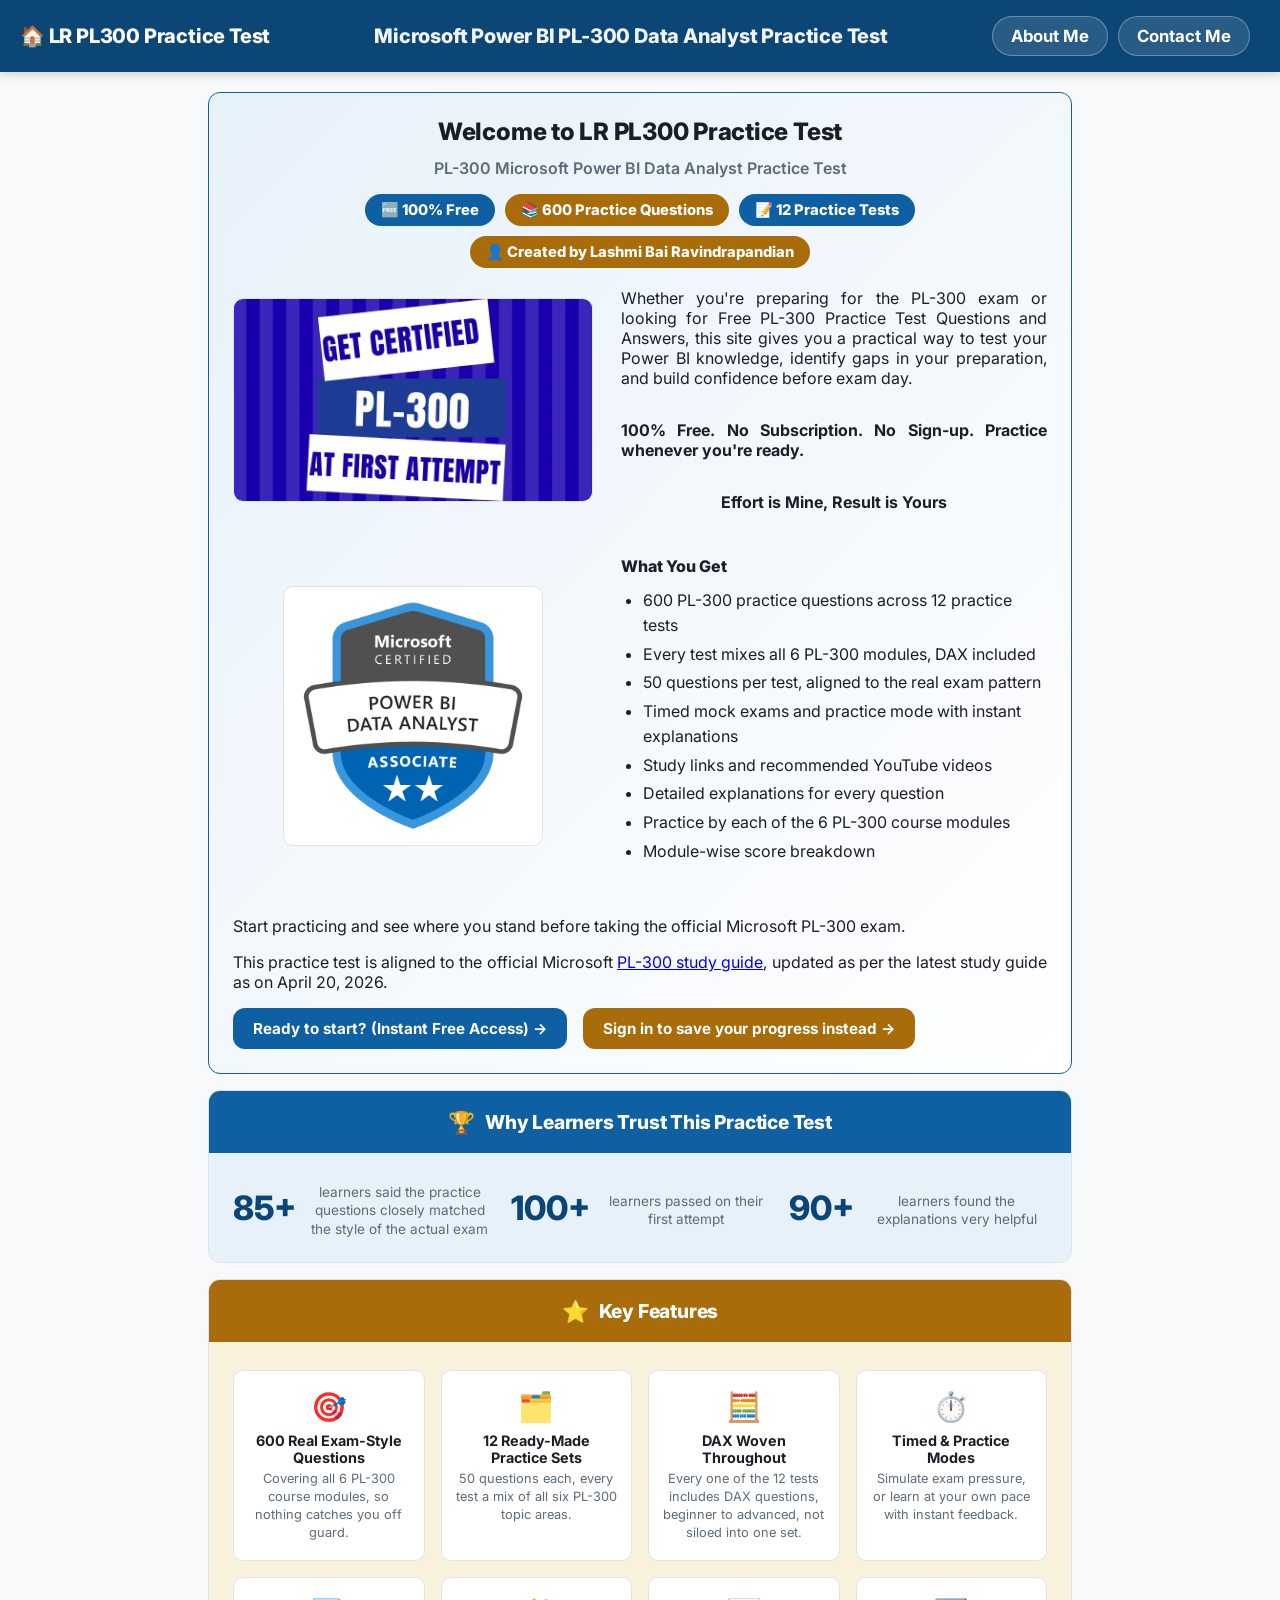
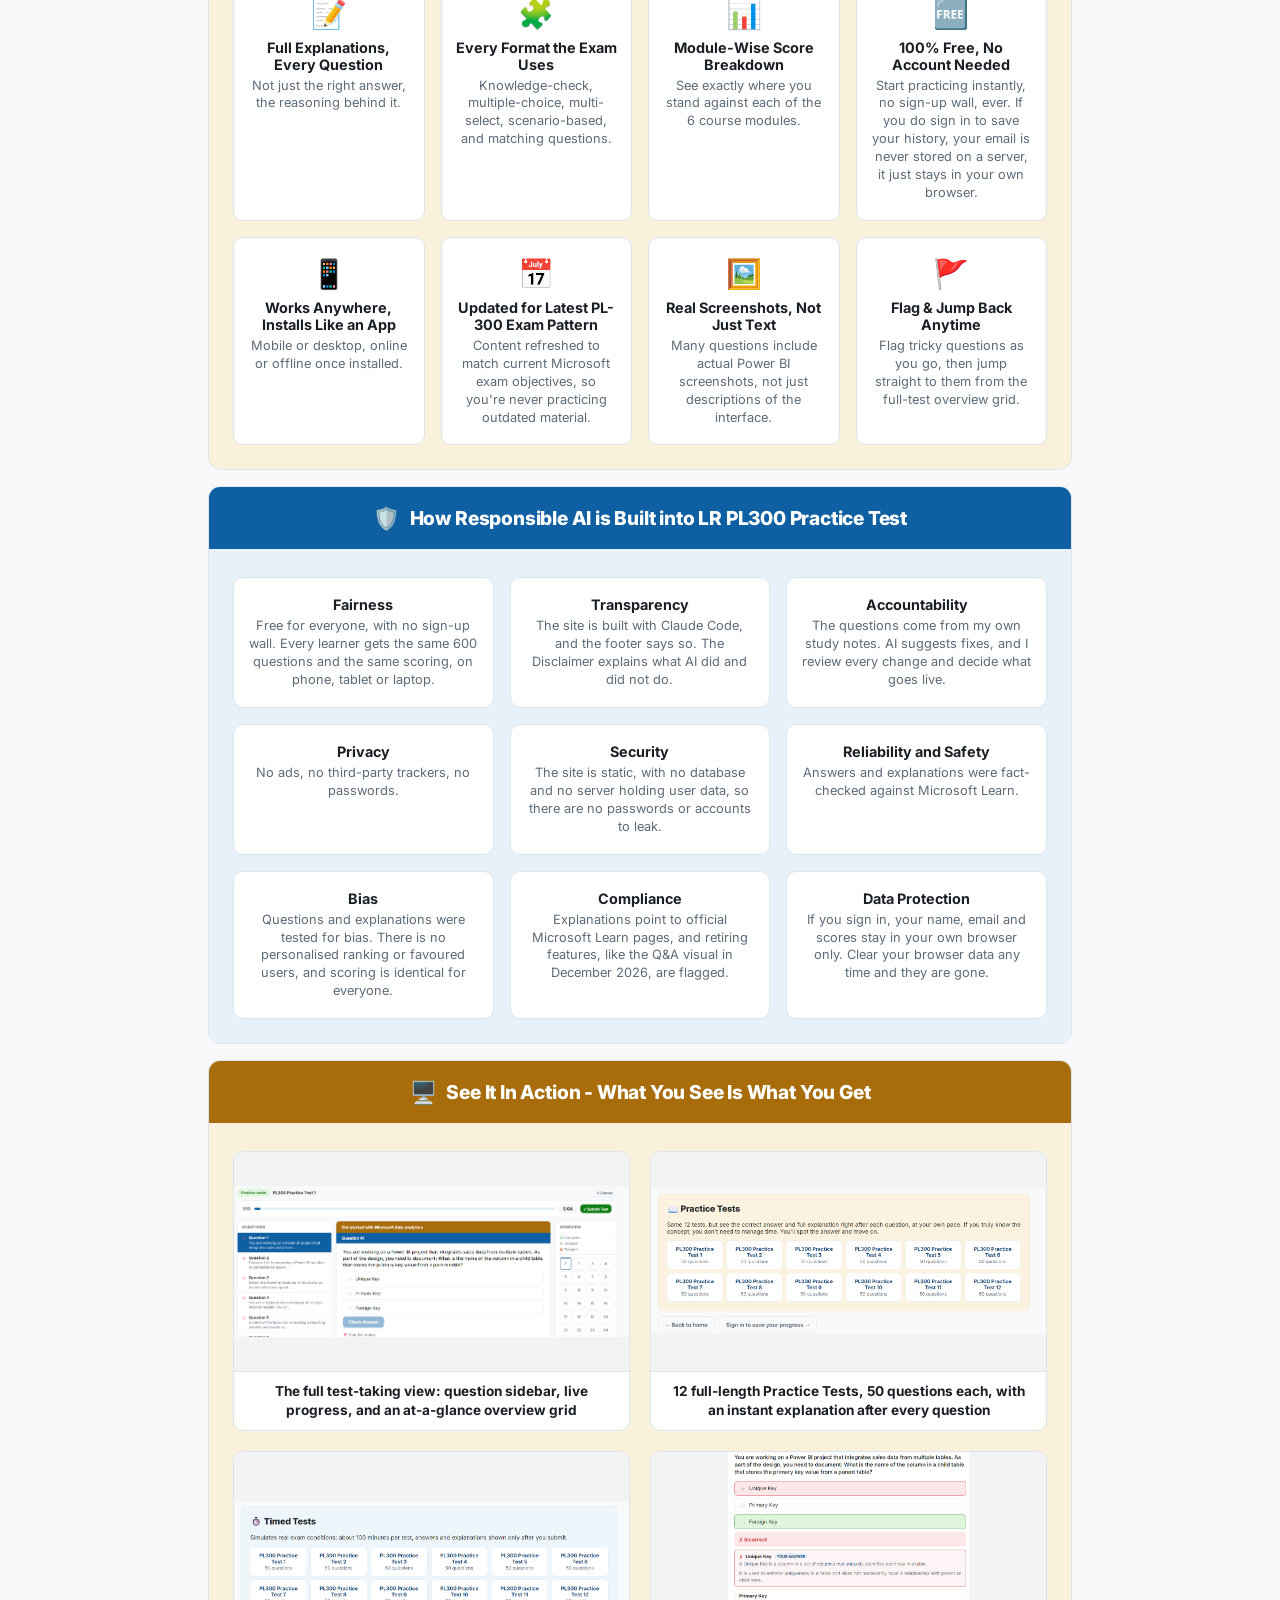
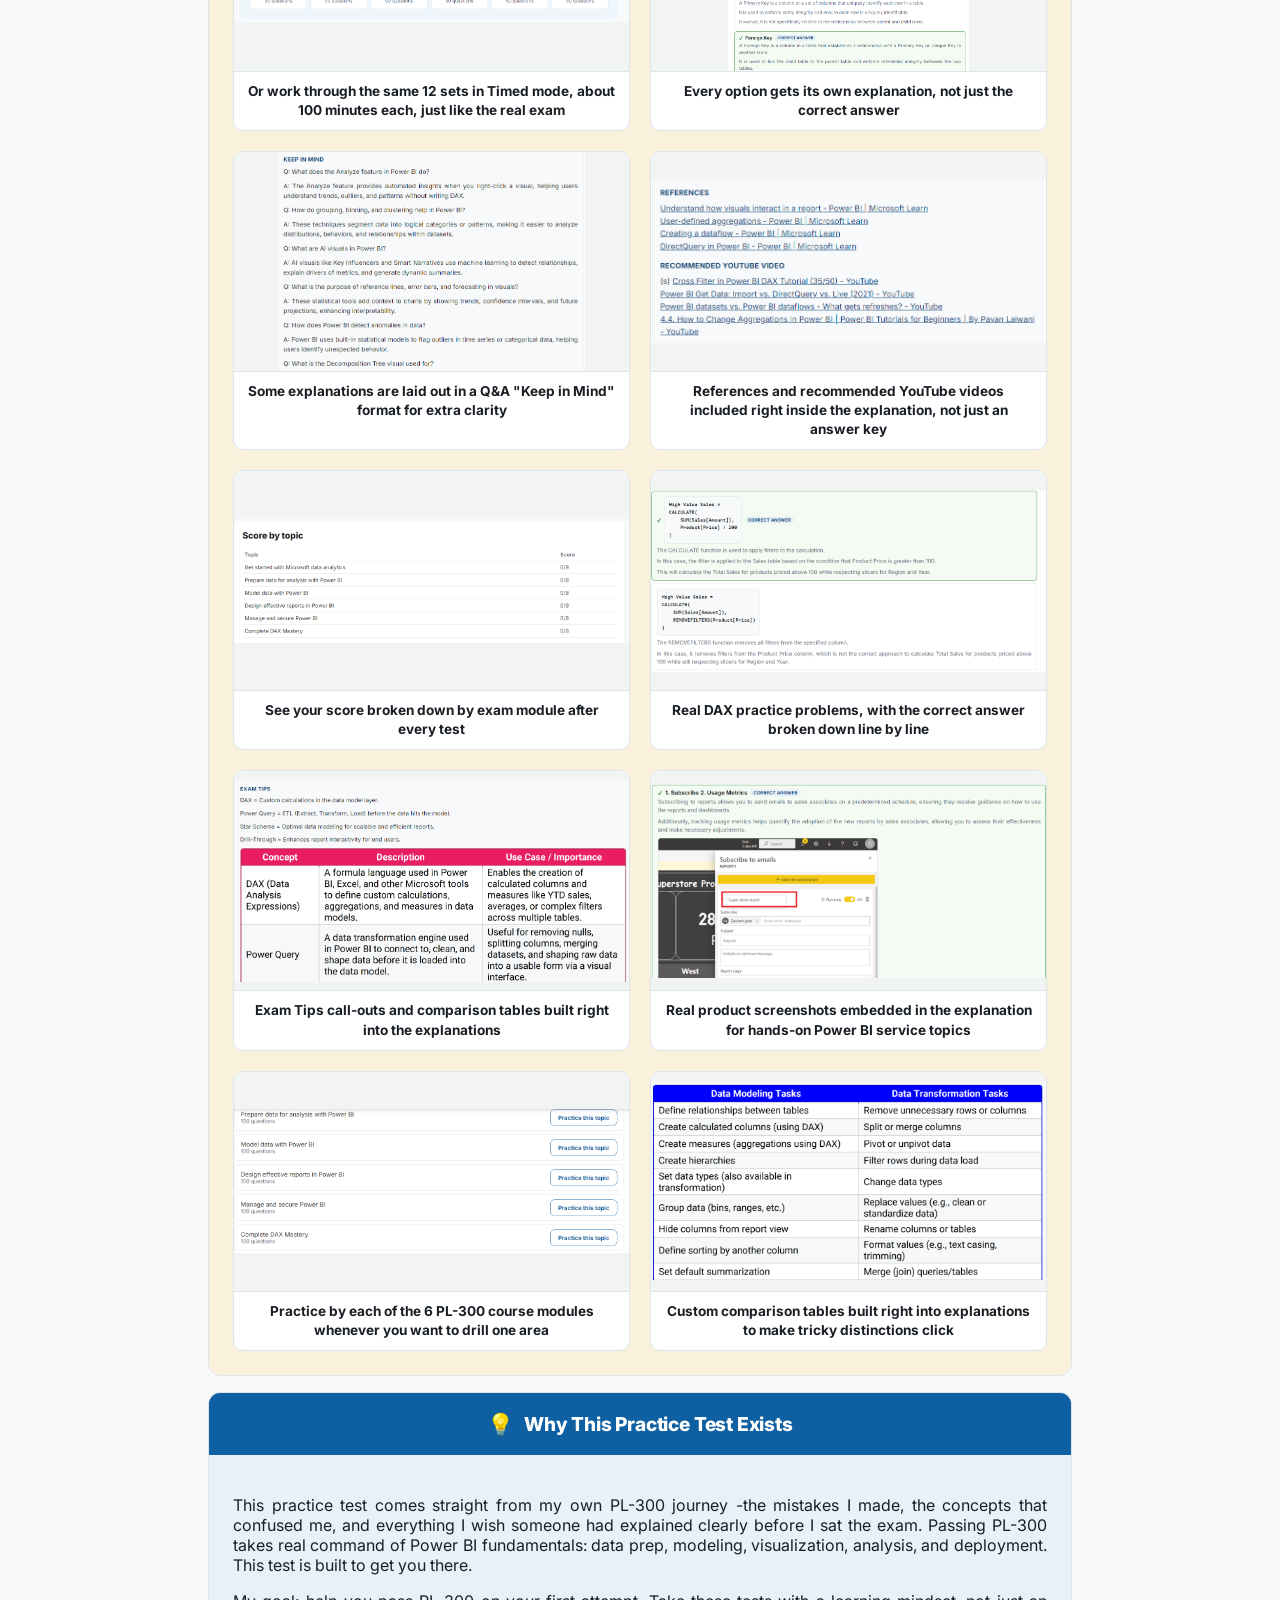
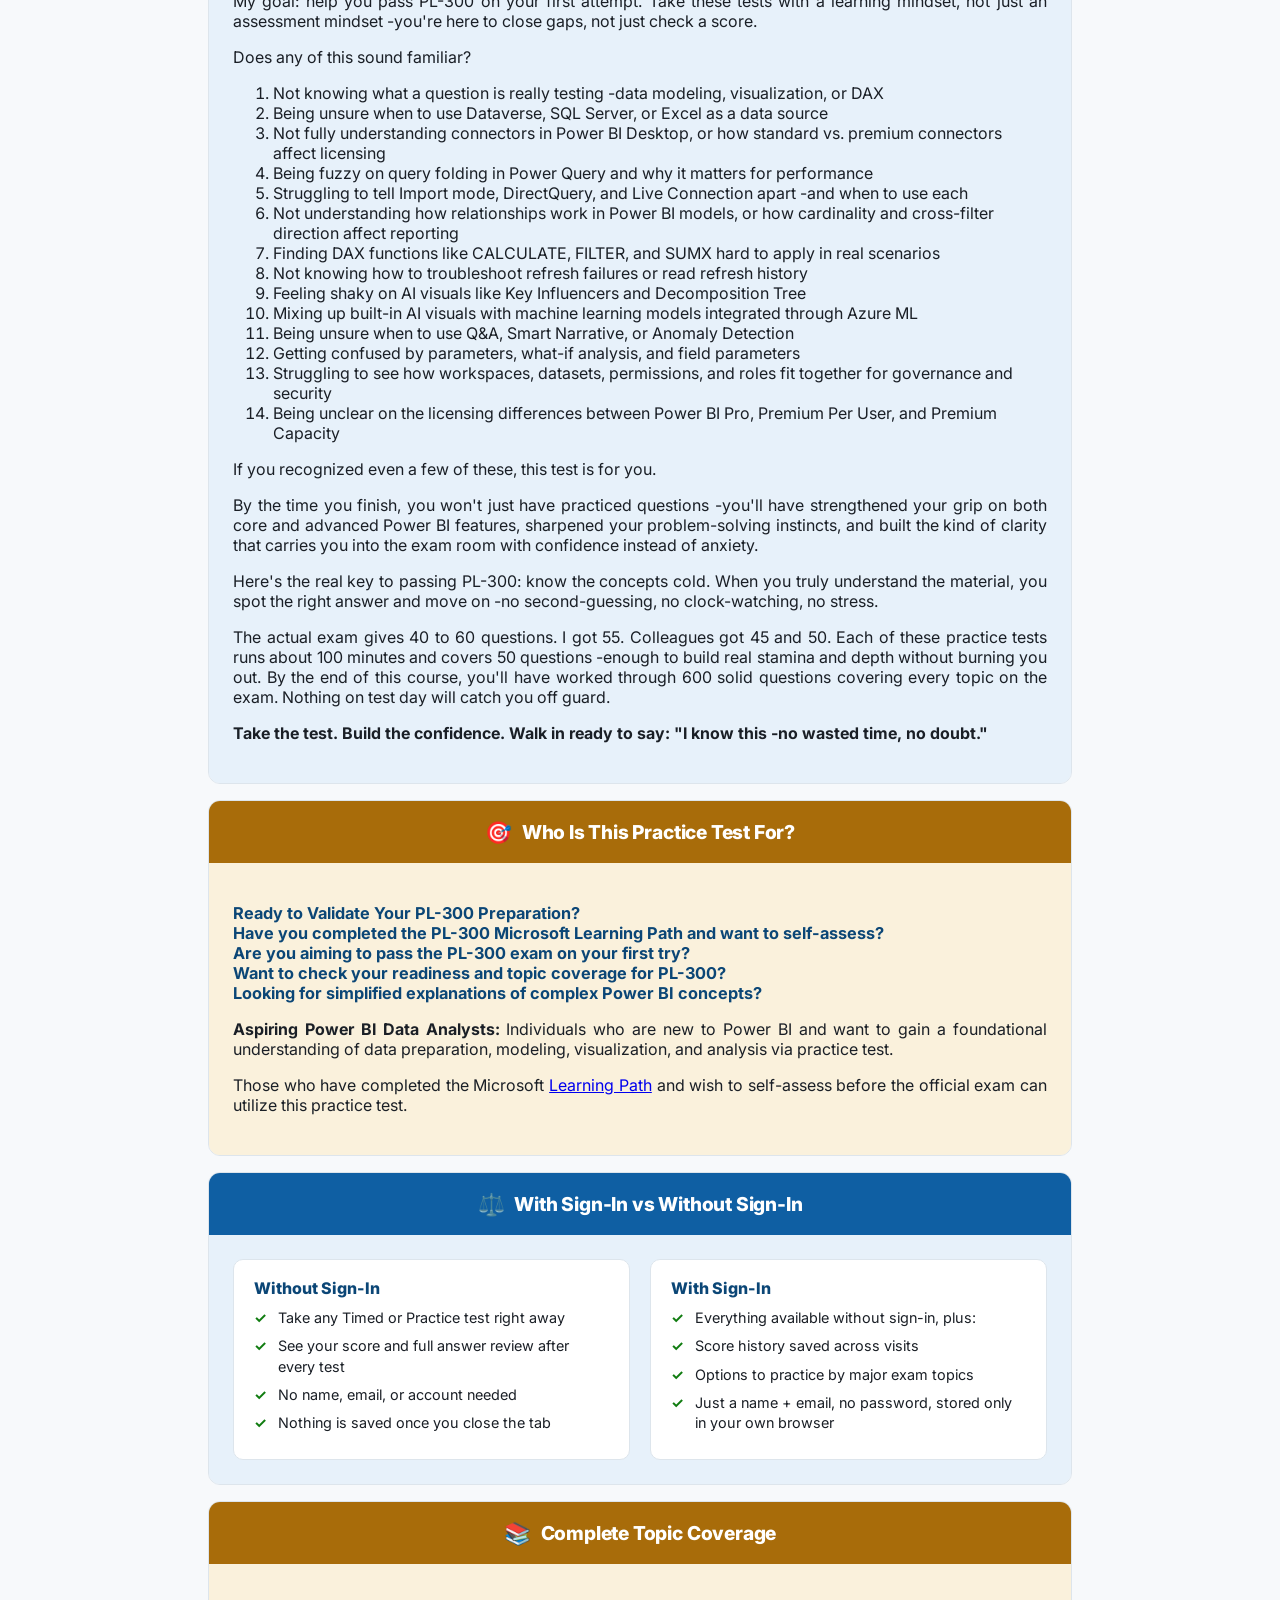
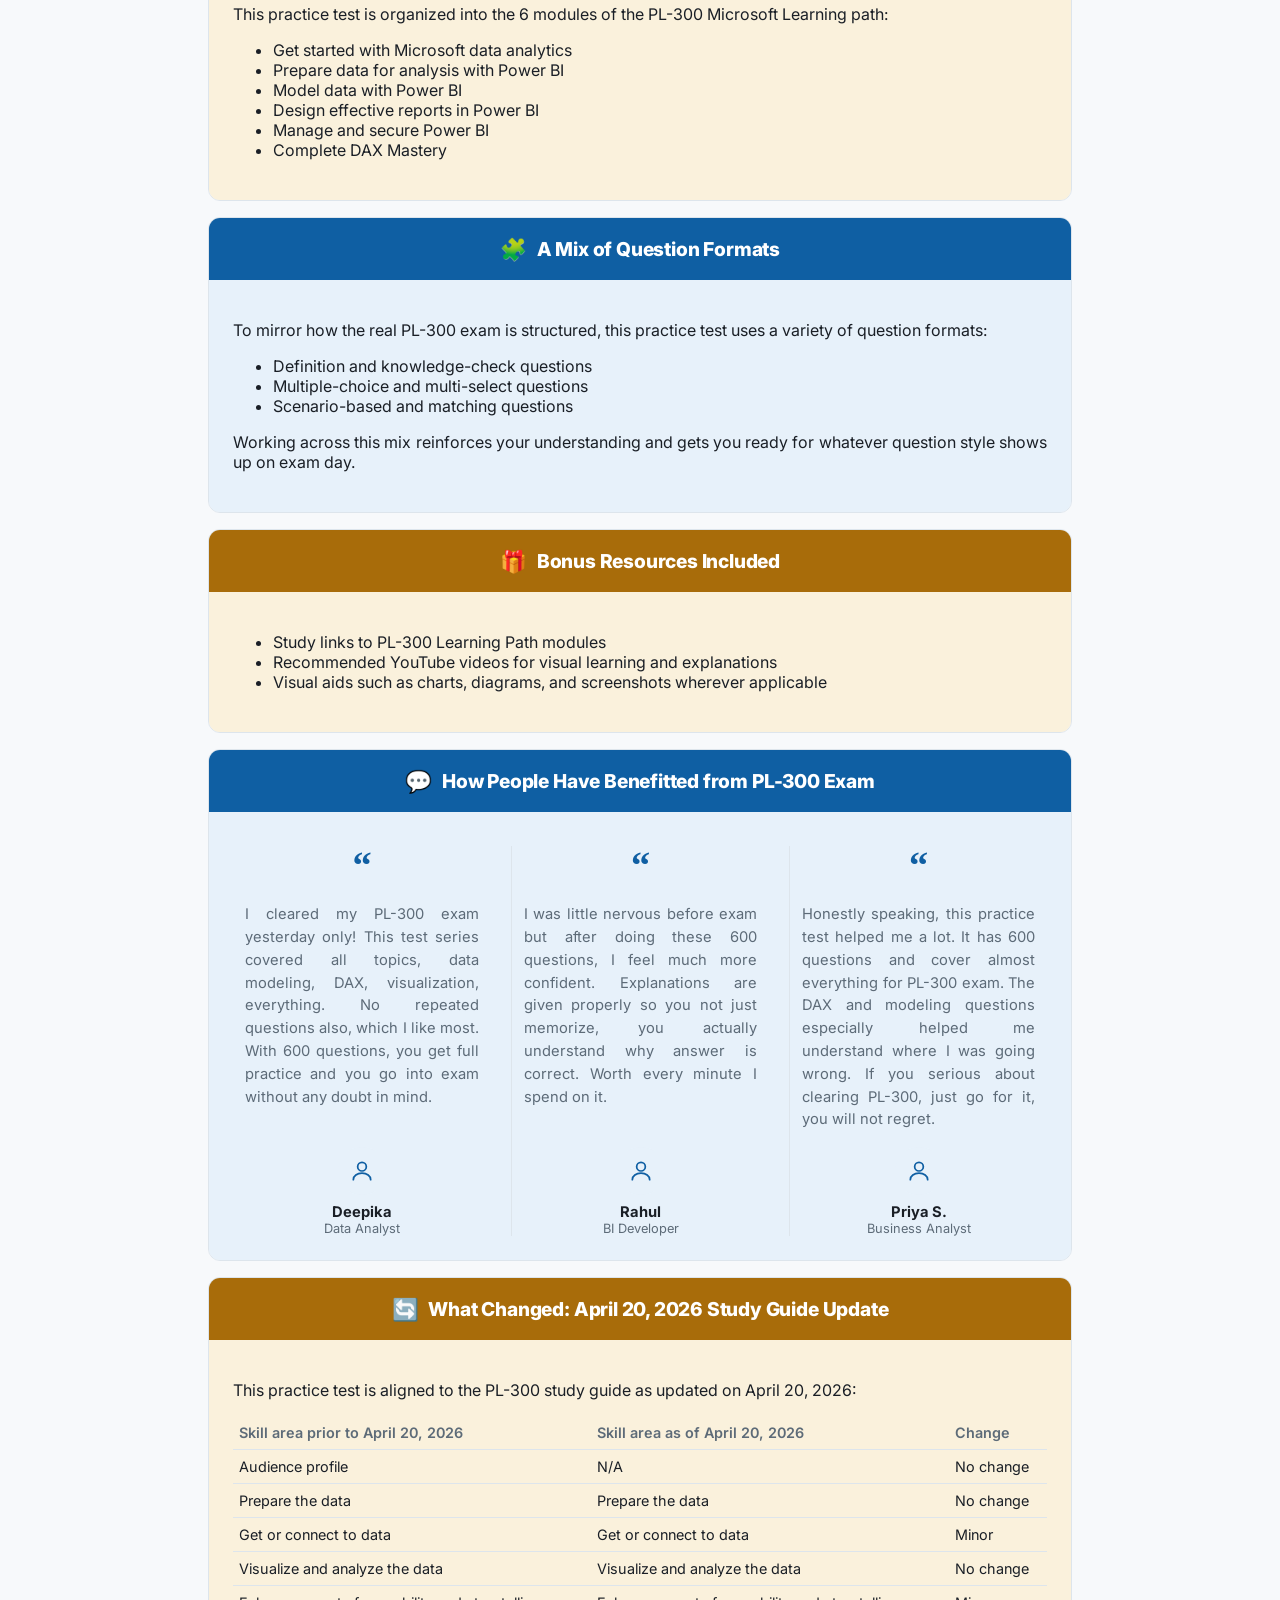
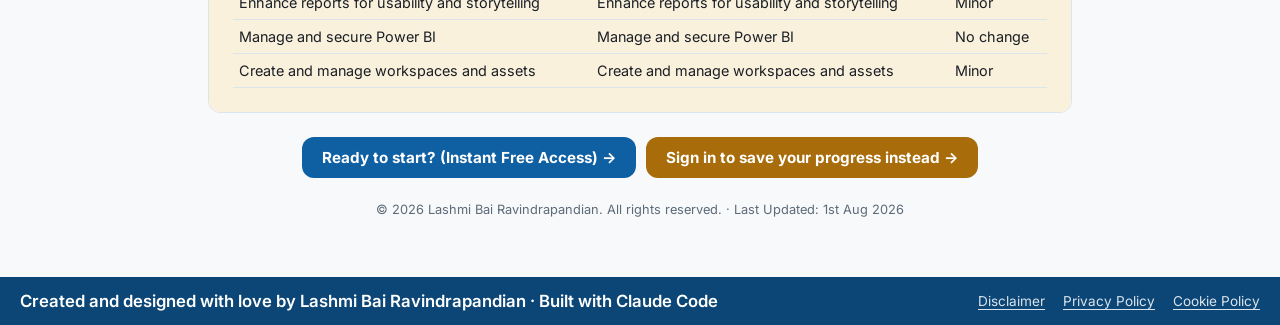
<file: index.html>
<!doctype html>
<html lang="en">
<head>
  <meta charset="UTF-8" />
  <meta name="viewport" content="width=device-width, initial-scale=1, maximum-scale=1" />
  <title>LR PL300 Practice Test</title>
  <meta name="description" content="Free PL-300 (Microsoft Power BI Data Analyst) practice test created by Lashmi Bai Ravindrapandian, with instant explanations and score history." />
  <meta name="robots" content="index, follow" />
  <link rel="canonical" href="https://rlashmibai.github.io/LR-PL-300-Practice-Test/" />
  <meta property="og:type" content="website" />
  <meta property="og:url" content="https://rlashmibai.github.io/LR-PL-300-Practice-Test/" />
  <meta property="og:title" content="LR PL300 Practice Test" />
  <meta property="og:description" content="Free PL-300 (Microsoft Power BI Data Analyst) practice test created by Lashmi Bai Ravindrapandian, with instant explanations and score history." />
  <meta property="og:image" content="https://rlashmibai.github.io/LR-PL-300-Practice-Test/get-certified-banner.webp" />
  <meta name="twitter:card" content="summary_large_image" />
  <meta name="twitter:title" content="LR PL300 Practice Test" />
  <meta name="twitter:description" content="Free PL-300 (Microsoft Power BI Data Analyst) practice test created by Lashmi Bai Ravindrapandian, with instant explanations and score history." />
  <meta name="twitter:image" content="https://rlashmibai.github.io/LR-PL-300-Practice-Test/get-certified-banner.webp" />
  <link rel="manifest" href="manifest.json" />
  <meta name="theme-color" content="#0F5FA3" />
  <link rel="icon" href="icons/icon-192.png" />
  <link rel="apple-touch-icon" href="icons/icon-192.png" />
  <meta name="apple-mobile-web-app-capable" content="yes" />
  <meta name="apple-mobile-web-app-status-bar-style" content="default" />
  <meta name="apple-mobile-web-app-title" content="LR PL300" />
  <link rel="preconnect" href="https://fonts.googleapis.com" />
  <link rel="preconnect" href="https://fonts.gstatic.com" crossorigin />
  <link href="https://fonts.googleapis.com/css2?family=Inter:wght@400;500;600;700;800&display=swap" rel="stylesheet" />
  <link rel="stylesheet" href="style.css" />
</head>
<body>
  <header class="app-header">
    <div class="app-brand" id="appHomeLink" role="button" tabindex="0">🏠 LR PL300 Practice Test</div>
    <div class="app-header-title">Microsoft Power BI PL-300 Data Analyst Practice Test</div>
    <div class="app-header-right">
      <button class="header-nav-btn" id="headerAboutBtn" type="button">About Me</button>
      <button class="header-nav-btn" id="headerContactBtn" type="button">Contact Me</button>
      <div class="user-chip" id="userChip"></div>
    </div>
  </header>

  <button id="backToTopBtn" class="back-to-top" type="button" aria-label="Back to top" title="Back to top">▲</button>

  <div class="container">

    <!-- Home / landing page -->
    <section id="view-home" class="view active">

      <div class="card hero-card">
        <h2>Welcome to LR PL300 Practice Test</h2>
        <p class="hero-sub">PL-300 Microsoft Power BI Data Analyst Practice Test</p>
        <div class="hero-badges">
          <span class="hero-badge">🆓 100% Free</span>
          <span class="hero-badge">📚 600 Practice Questions</span>
          <span class="hero-badge">📝 12 Practice Tests</span>
          <span class="hero-badge">👤 Created by Lashmi Bai Ravindrapandian</span>
        </div>
        <div class="hero-grid">
          <img class="hero-image" src="get-certified-banner.webp" alt="Get Certified PL-300 at First Attempt" />
          <div class="hero-text">
            <p>Whether you're preparing for the PL-300 exam or looking for Free PL-300 Practice Test Questions and Answers, this site gives you a practical way to test your Power BI knowledge, identify gaps in your preparation, and build confidence before exam day.</p>
            <p><strong>100% Free. No Subscription. No Sign-up. Practice whenever you're ready.</strong></p>
            <p style="text-align:center;"><strong>Effort is Mine, Result is Yours</strong></p>
          </div>
        </div>

        <div class="hero-grid hero-grid-second">
          <img class="hero-image hero-badge-image" src="PL300-Data-Analyst-badge.webp" alt="Microsoft Certified: Power BI Data Analyst Associate badge" />
          <div class="hero-text">
            <p class="hero-text-list-heading">What You Get</p>
            <ul class="hero-text-list">
              <li>600 PL-300 practice questions across 12 practice tests</li>
              <li>Every test mixes all 6 PL-300 modules, DAX included</li>
              <li>50 questions per test, aligned to the real exam pattern</li>
              <li>Timed mock exams and practice mode with instant explanations</li>
              <li>Study links and recommended YouTube videos</li>
              <li>Detailed explanations for every question</li>
              <li>Practice by each of the 6 PL-300 course modules</li>
              <li>Module-wise score breakdown</li>
            </ul>
          </div>
        </div>

        <div class="hero-closing">
          <p>Start practicing and see where you stand before taking the official Microsoft PL-300 exam.</p>
          <p>This practice test is aligned to the official Microsoft <a href="https://learn.microsoft.com/en-us/credentials/certifications/resources/study-guides/pl-300" target="_blank" rel="noopener">PL-300 study guide</a>, updated as per the latest study guide as on April 20, 2026.</p>
          <div class="btn-row">
            <button id="homeReadyBtn" class="btn brand-a">Ready to start? (Instant Free Access) →</button>
            <button id="homeGoToLoginBtn" class="btn brand-b">Sign in to save your progress instead →</button>
          </div>
        </div>
      </div>

      <div class="split-card pair-a">
        <div class="split-head"><span class="split-icon">🏆</span> Why Learners Trust This Practice Test</div>
        <div class="split-body">
          <div class="stats-row">
            <div class="stat-item stat-count-item">
              <div class="stat-count">85+</div>
              <div class="stat-count-label">learners said the practice questions closely matched the style of the actual exam</div>
            </div>
            <div class="stat-item stat-count-item">
              <div class="stat-count">100+</div>
              <div class="stat-count-label">learners passed on their first attempt</div>
            </div>
            <div class="stat-item stat-count-item">
              <div class="stat-count">90+</div>
              <div class="stat-count-label">learners found the explanations very helpful</div>
            </div>
          </div>
        </div>
      </div>

      <div class="split-card pair-b">
        <div class="split-head"><span class="split-icon">⭐</span> Key Features</div>
        <div class="split-body">
          <div class="feature-grid">
            <div class="feature-card-item">
              <div class="fci-icon">🎯</div>
              <div class="fci-title">600 Real Exam-Style Questions</div>
              <div class="fci-desc">Covering all 6 PL-300 course modules, so nothing catches you off guard.</div>
            </div>
            <div class="feature-card-item">
              <div class="fci-icon">🗂️</div>
              <div class="fci-title">12 Ready-Made Practice Sets</div>
              <div class="fci-desc">50 questions each, every test a mix of all six PL-300 topic areas.</div>
            </div>
            <div class="feature-card-item">
              <div class="fci-icon">🧮</div>
              <div class="fci-title">DAX Woven Throughout</div>
              <div class="fci-desc">Every one of the 12 tests includes DAX questions, beginner to advanced, not siloed into one set.</div>
            </div>
            <div class="feature-card-item">
              <div class="fci-icon">⏱️</div>
              <div class="fci-title">Timed &amp; Practice Modes</div>
              <div class="fci-desc">Simulate exam pressure, or learn at your own pace with instant feedback.</div>
            </div>
            <div class="feature-card-item">
              <div class="fci-icon">📝</div>
              <div class="fci-title">Full Explanations, Every Question</div>
              <div class="fci-desc">Not just the right answer, the reasoning behind it.</div>
            </div>
            <div class="feature-card-item">
              <div class="fci-icon">🧩</div>
              <div class="fci-title">Every Format the Exam Uses</div>
              <div class="fci-desc">Knowledge-check, multiple-choice, multi-select, scenario-based, and matching questions.</div>
            </div>
            <div class="feature-card-item">
              <div class="fci-icon">📊</div>
              <div class="fci-title">Module-Wise Score Breakdown</div>
              <div class="fci-desc">See exactly where you stand against each of the 6 course modules.</div>
            </div>
            <div class="feature-card-item">
              <div class="fci-icon">🆓</div>
              <div class="fci-title">100% Free, No Account Needed</div>
              <div class="fci-desc">Start practicing instantly, no sign-up wall, ever. If you do sign in to save your history, your email is never stored on a server, it just stays in your own browser.</div>
            </div>
            <div class="feature-card-item">
              <div class="fci-icon">📱</div>
              <div class="fci-title">Works Anywhere, Installs Like an App</div>
              <div class="fci-desc">Mobile or desktop, online or offline once installed.</div>
            </div>
            <div class="feature-card-item">
              <div class="fci-icon">📅</div>
              <div class="fci-title">Updated for Latest PL-300 Exam Pattern</div>
              <div class="fci-desc">Content refreshed to match current Microsoft exam objectives, so you're never practicing outdated material.</div>
            </div>
            <div class="feature-card-item">
              <div class="fci-icon">🖼️</div>
              <div class="fci-title">Real Screenshots, Not Just Text</div>
              <div class="fci-desc">Many questions include actual Power BI screenshots, not just descriptions of the interface.</div>
            </div>
            <div class="feature-card-item">
              <div class="fci-icon">🚩</div>
              <div class="fci-title">Flag &amp; Jump Back Anytime</div>
              <div class="fci-desc">Flag tricky questions as you go, then jump straight to them from the full-test overview grid.</div>
            </div>
          </div>
        </div>
      </div>

      <div class="split-card pair-a">
        <div class="split-head"><span class="split-icon">🛡️</span> How Responsible AI is Built into LR PL300 Practice Test</div>
        <div class="split-body">
          <div class="rai-grid">
            <div class="feature-card-item">
              <div class="fci-title">Fairness</div>
              <div class="fci-desc">Free for everyone, with no sign-up wall. Every learner gets the same 600 questions and the same scoring, on phone, tablet or laptop.</div>
            </div>
            <div class="feature-card-item">
              <div class="fci-title">Transparency</div>
              <div class="fci-desc">The site is built with Claude Code, and the footer says so. The Disclaimer explains what AI did and did not do.</div>
            </div>
            <div class="feature-card-item">
              <div class="fci-title">Accountability</div>
              <div class="fci-desc">The questions come from my own study notes. AI suggests fixes, and I review every change and decide what goes live.</div>
            </div>
            <div class="feature-card-item">
              <div class="fci-title">Privacy</div>
              <div class="fci-desc">No ads, no third-party trackers, no passwords.</div>
            </div>
            <div class="feature-card-item">
              <div class="fci-title">Security</div>
              <div class="fci-desc">The site is static, with no database and no server holding user data, so there are no passwords or accounts to leak.</div>
            </div>
            <div class="feature-card-item">
              <div class="fci-title">Reliability and Safety</div>
              <div class="fci-desc">Answers and explanations were fact-checked against Microsoft Learn.</div>
            </div>
            <div class="feature-card-item">
              <div class="fci-title">Bias</div>
              <div class="fci-desc">Questions and explanations were tested for bias. There is no personalised ranking or favoured users, and scoring is identical for everyone.</div>
            </div>
            <div class="feature-card-item">
              <div class="fci-title">Compliance</div>
              <div class="fci-desc">Explanations point to official Microsoft Learn pages, and retiring features, like the Q&amp;A visual in December 2026, are flagged.</div>
            </div>
            <div class="feature-card-item">
              <div class="fci-title">Data Protection</div>
              <div class="fci-desc">If you sign in, your name, email and scores stay in your own browser only. Clear your browser data any time and they are gone.</div>
            </div>
          </div>
        </div>
      </div>

      <div class="split-card pair-b">
        <div class="split-head"><span class="split-icon">🖥️</span> See It In Action - What You See Is What You Get</div>
        <div class="split-body">
          <div class="screenshot-grid">
            <figure class="screenshot-item">
              <img src="images/wysiwyg-overview.png" alt="The full test-taking view with question sidebar, live progress, and answer overview" loading="lazy" />
              <figcaption>The full test-taking view: question sidebar, live progress, and an at-a-glance overview grid</figcaption>
            </figure>
            <figure class="screenshot-item">
              <img src="images/wysiwyg-practice-tests.png" alt="Grid of 12 Practice Tests with 50 questions each" loading="lazy" />
              <figcaption>12 full-length Practice Tests, 50 questions each, with an instant explanation after every question</figcaption>
            </figure>
            <figure class="screenshot-item">
              <img src="images/wysiwyg-timed-tests.png" alt="Grid of 12 Timed Tests simulating real exam conditions" loading="lazy" />
              <figcaption>Or work through the same 12 sets in Timed mode, about 100 minutes each, just like the real exam</figcaption>
            </figure>
            <figure class="screenshot-item">
              <img src="images/wysiwyg-answers.png" alt="Every answer option shown with its own explanation, correct and incorrect" loading="lazy" />
              <figcaption>Every option gets its own explanation, not just the correct answer</figcaption>
            </figure>
            <figure class="screenshot-item">
              <img src="images/wysiwyg-qa.png" alt="An explanation written in a question-and-answer Keep in Mind format" loading="lazy" />
              <figcaption>Some explanations are laid out in a Q&amp;A "Keep in Mind" format for extra clarity</figcaption>
            </figure>
            <figure class="screenshot-item">
              <img src="images/wysiwyg-references.png" alt="References and recommended YouTube videos inside an explanation" loading="lazy" />
              <figcaption>References and recommended YouTube videos included right inside the explanation, not just an answer key</figcaption>
            </figure>
            <figure class="screenshot-item">
              <img src="images/wysiwyg-scores.png" alt="Score breakdown by PL-300 exam module after a test" loading="lazy" />
              <figcaption>See your score broken down by exam module after every test</figcaption>
            </figure>
            <figure class="screenshot-item">
              <img src="images/wysiwyg-dax.png" alt="A DAX CALCULATE practice question with the correct answer explained line by line" loading="lazy" />
              <figcaption>Real DAX practice problems, with the correct answer broken down line by line</figcaption>
            </figure>
            <figure class="screenshot-item">
              <img src="images/wysiwyg-exam-tips.png" alt="An Exam Tips call-out with a comparison table of Power BI concepts" loading="lazy" />
              <figcaption>Exam Tips call-outs and comparison tables built right into the explanations</figcaption>
            </figure>
            <figure class="screenshot-item">
              <img src="images/wysiwyg-product-screenshot.png" alt="A real Power BI service screenshot embedded inside an explanation" loading="lazy" />
              <figcaption>Real product screenshots embedded in the explanation for hands-on Power BI service topics</figcaption>
            </figure>
            <figure class="screenshot-item">
              <img src="images/wysiwyg-practice-by-topic.png" alt="List of PL-300 course modules, each with a Practice this topic button" loading="lazy" />
              <figcaption>Practice by each of the 6 PL-300 course modules whenever you want to drill one area</figcaption>
            </figure>
            <figure class="screenshot-item">
              <img src="images/wysiwyg-custom-explanation.png" alt="A custom comparison table of data modeling tasks versus data transformation tasks" loading="lazy" />
              <figcaption>Custom comparison tables built right into explanations to make tricky distinctions click</figcaption>
            </figure>
          </div>
        </div>
      </div>

      <div class="split-card pair-a">
        <div class="split-head"><span class="split-icon">💡</span> Why This Practice Test Exists</div>
        <div class="split-body">
          <p>This practice test comes straight from my own PL-300 journey -the mistakes I made, the concepts that confused me, and everything I wish someone had explained clearly before I sat the exam. Passing PL-300 takes real command of Power BI fundamentals: data prep, modeling, visualization, analysis, and deployment. This test is built to get you there.</p>
          <p>My goal: help you pass PL-300 on your first attempt. Take these tests with a learning mindset, not just an assessment mindset -you're here to close gaps, not just check a score.</p>
          <p>Does any of this sound familiar?</p>
          <ol>
            <li>Not knowing what a question is really testing -data modeling, visualization, or DAX</li>
            <li>Being unsure when to use Dataverse, SQL Server, or Excel as a data source</li>
            <li>Not fully understanding connectors in Power BI Desktop, or how standard vs. premium connectors affect licensing</li>
            <li>Being fuzzy on query folding in Power Query and why it matters for performance</li>
            <li>Struggling to tell Import mode, DirectQuery, and Live Connection apart -and when to use each</li>
            <li>Not understanding how relationships work in Power BI models, or how cardinality and cross-filter direction affect reporting</li>
            <li>Finding DAX functions like CALCULATE, FILTER, and SUMX hard to apply in real scenarios</li>
            <li>Not knowing how to troubleshoot refresh failures or read refresh history</li>
            <li>Feeling shaky on AI visuals like Key Influencers and Decomposition Tree</li>
            <li>Mixing up built-in AI visuals with machine learning models integrated through Azure ML</li>
            <li>Being unsure when to use Q&amp;A, Smart Narrative, or Anomaly Detection</li>
            <li>Getting confused by parameters, what-if analysis, and field parameters</li>
            <li>Struggling to see how workspaces, datasets, permissions, and roles fit together for governance and security</li>
            <li>Being unclear on the licensing differences between Power BI Pro, Premium Per User, and Premium Capacity</li>
          </ol>
          <p>If you recognized even a few of these, this test is for you.</p>
          <p>By the time you finish, you won't just have practiced questions -you'll have strengthened your grip on both core and advanced Power BI features, sharpened your problem-solving instincts, and built the kind of clarity that carries you into the exam room with confidence instead of anxiety.</p>
          <p>Here's the real key to passing PL-300: know the concepts cold. When you truly understand the material, you spot the right answer and move on -no second-guessing, no clock-watching, no stress.</p>
          <p>The actual exam gives 40 to 60 questions. I got 55. Colleagues got 45 and 50. Each of these practice tests runs about 100 minutes and covers 50 questions -enough to build real stamina and depth without burning you out. By the end of this course, you'll have worked through 600 solid questions covering every topic on the exam. Nothing on test day will catch you off guard.</p>
          <p><strong>Take the test. Build the confidence. Walk in ready to say: "I know this -no wasted time, no doubt."</strong></p>
        </div>
      </div>

      <div class="split-card pair-b">
        <div class="split-head"><span class="split-icon">🎯</span> Who Is This Practice Test For?</div>
        <div class="split-body">
          <p class="who-tagline">Ready to Validate Your PL-300 Preparation?<br />Have you completed the PL-300 Microsoft Learning Path and want to self-assess?<br />Are you aiming to pass the PL-300 exam on your first try?<br />Want to check your readiness and topic coverage for PL-300?<br />Looking for simplified explanations of complex Power BI concepts?</p>
          <p><strong>Aspiring Power BI Data Analysts:</strong> Individuals who are new to Power BI and want to gain a foundational understanding of data preparation, modeling, visualization, and analysis via practice test.</p>
          <p>Those who have completed the Microsoft <a href="https://learn.microsoft.com/en-us/training/courses/pl-300t00" target="_blank" rel="noopener">Learning Path</a> and wish to self-assess before the official exam can utilize this practice test.</p>
        </div>
      </div>

      <div class="split-card pair-a">
        <div class="split-head"><span class="split-icon">⚖️</span> With Sign-In vs Without Sign-In</div>
        <div class="split-body">
          <div class="compare-grid">
            <div class="compare-col">
              <div class="compare-col-title">Without Sign-In</div>
              <ul class="compare-list">
                <li>Take any Timed or Practice test right away</li>
                <li>See your score and full answer review after every test</li>
                <li>No name, email, or account needed</li>
                <li>Nothing is saved once you close the tab</li>
              </ul>
            </div>
            <div class="compare-col">
              <div class="compare-col-title">With Sign-In</div>
              <ul class="compare-list">
                <li>Everything available without sign-in, plus:</li>
                <li>Score history saved across visits</li>
                <li>Options to practice by major exam topics</li>
                <li>Just a name + email, no password, stored only in your own browser</li>
              </ul>
            </div>
          </div>
        </div>
      </div>

      <div class="split-card pair-b">
        <div class="split-head"><span class="split-icon">📚</span> Complete Topic Coverage</div>
        <div class="split-body">
          <p>This practice test is organized into the 6 modules of the PL-300 Microsoft Learning path:</p>
          <ul>
            <li>Get started with Microsoft data analytics</li>
            <li>Prepare data for analysis with Power BI</li>
            <li>Model data with Power BI</li>
            <li>Design effective reports in Power BI</li>
            <li>Manage and secure Power BI</li>
            <li>Complete DAX Mastery</li>
          </ul>
        </div>
      </div>

      <div class="split-card pair-a">
        <div class="split-head"><span class="split-icon">🧩</span> A Mix of Question Formats</div>
        <div class="split-body">
          <p>To mirror how the real PL-300 exam is structured, this practice test uses a variety of question formats:</p>
          <ul>
            <li>Definition and knowledge-check questions</li>
            <li>Multiple-choice and multi-select questions</li>
            <li>Scenario-based and matching questions</li>
          </ul>
          <p>Working across this mix reinforces your understanding and gets you ready for whatever question style shows up on exam day.</p>
        </div>
      </div>

      <div class="split-card pair-b">
        <div class="split-head"><span class="split-icon">🎁</span> Bonus Resources Included</div>
        <div class="split-body">
          <ul>
            <li>Study links to PL-300 Learning Path modules</li>
            <li>Recommended YouTube videos for visual learning and explanations</li>
            <li>Visual aids such as charts, diagrams, and screenshots wherever applicable</li>
          </ul>
        </div>
      </div>

      <div class="split-card pair-a">
        <div class="split-head"><span class="split-icon">💬</span> How People Have Benefitted from PL-300 Exam</div>
        <div class="split-body">
        <div class="testimonial-grid">
          <div class="testimonial-card">
            <div class="testimonial-quote-mark">&ldquo;</div>
            <p class="testimonial-text">I cleared my PL-300 exam yesterday only! This test series covered all topics, data modeling, DAX, visualization, everything. No repeated questions also, which I like most. With 600 questions, you get full practice and you go into exam without any doubt in mind.</p>
            <div class="testimonial-avatar">
              <svg viewBox="0 0 24 24" fill="none"><circle cx="12" cy="8" r="4" stroke="currentColor" stroke-width="1.6"/><path d="M4 20c0-3.5 3.5-6 8-6s8 2.5 8 6" stroke="currentColor" stroke-width="1.6" stroke-linecap="round"/></svg>
            </div>
            <div class="testimonial-name">Deepika</div>
            <div class="testimonial-role">Data Analyst</div>
          </div>
          <div class="testimonial-card">
            <div class="testimonial-quote-mark">&ldquo;</div>
            <p class="testimonial-text">I was little nervous before exam but after doing these 600 questions, I feel much more confident. Explanations are given properly so you not just memorize, you actually understand why answer is correct. Worth every minute I spend on it.</p>
            <div class="testimonial-avatar">
              <svg viewBox="0 0 24 24" fill="none"><circle cx="12" cy="8" r="4" stroke="currentColor" stroke-width="1.6"/><path d="M4 20c0-3.5 3.5-6 8-6s8 2.5 8 6" stroke="currentColor" stroke-width="1.6" stroke-linecap="round"/></svg>
            </div>
            <div class="testimonial-name">Rahul</div>
            <div class="testimonial-role">BI Developer</div>
          </div>
          <div class="testimonial-card">
            <div class="testimonial-quote-mark">&ldquo;</div>
            <p class="testimonial-text">Honestly speaking, this practice test helped me a lot. It has 600 questions and cover almost everything for PL-300 exam. The DAX and modeling questions especially helped me understand where I was going wrong. If you serious about clearing PL-300, just go for it, you will not regret.</p>
            <div class="testimonial-avatar">
              <svg viewBox="0 0 24 24" fill="none"><circle cx="12" cy="8" r="4" stroke="currentColor" stroke-width="1.6"/><path d="M4 20c0-3.5 3.5-6 8-6s8 2.5 8 6" stroke="currentColor" stroke-width="1.6" stroke-linecap="round"/></svg>
            </div>
            <div class="testimonial-name">Priya S.</div>
            <div class="testimonial-role">Business Analyst</div>
          </div>
        </div>
        </div>
      </div>

      <div class="split-card pair-b">
        <div class="split-head"><span class="split-icon">🔄</span> What Changed: April 20, 2026 Study Guide Update</div>
        <div class="split-body">
          <p>This practice test is aligned to the PL-300 study guide as updated on April 20, 2026:</p>
          <table>
            <thead>
              <tr><th>Skill area prior to April 20, 2026</th><th>Skill area as of April 20, 2026</th><th>Change</th></tr>
            </thead>
            <tbody>
              <tr><td>Audience profile</td><td>N/A</td><td>No change</td></tr>
              <tr><td>Prepare the data</td><td>Prepare the data</td><td>No change</td></tr>
              <tr><td>Get or connect to data</td><td>Get or connect to data</td><td>Minor</td></tr>
              <tr><td>Visualize and analyze the data</td><td>Visualize and analyze the data</td><td>No change</td></tr>
              <tr><td>Enhance reports for usability and storytelling</td><td>Enhance reports for usability and storytelling</td><td>Minor</td></tr>
              <tr><td>Manage and secure Power BI</td><td>Manage and secure Power BI</td><td>No change</td></tr>
              <tr><td>Create and manage workspaces and assets</td><td>Create and manage workspaces and assets</td><td>Minor</td></tr>
            </tbody>
          </table>
        </div>
      </div>

      <div class="btn-row home-bottom-cta">
        <button id="homeReadyBtnBottom" class="btn brand-a">Ready to start? (Instant Free Access) →</button>
        <button id="homeGoToLoginBtnBottom" class="btn brand-b">Sign in to save your progress instead →</button>
      </div>

      <p class="copyright-note">&copy; 2026 Lashmi Bai Ravindrapandian. All rights reserved. &middot; Last Updated: 1st Aug 2026</p>

    </section>

    <!-- Choose Test: hero + 12 test-set buttons, no sign-in required -->
    <section id="view-choose-test" class="view">
      <div class="card hero-card">
        <div class="eyebrow">Microsoft Power BI PL-300 Exam</div>
        <h2>PL-300 Microsoft Power BI Data Analyst Practice Test</h2>
        <p class="hero-sub">Prepare smarter, not harder.</p>
        <p>Pick any test below to jump straight in, no sign-in required. All 12 tests are 50 questions each, every one blending all six PL-300 topic areas (including DAX) for realistic, well-rounded practice.</p>
      </div>

      <div class="card tint-blue">
        <h2>⏱️ Timed Tests</h2>
        <p>Simulates real exam conditions: about 100 minutes per test, answers and explanations shown only after you submit.</p>
        <div class="test-grid" id="chooseTimedGrid"></div>
      </div>

      <div class="card tint-gold">
        <h2>📖 Practice Tests</h2>
        <p>Same 12 tests, but see the correct answer and full explanation right after each question, at your own pace. If you truly know the concept, you don't need to manage time. You'll spot the answer and move on.</p>
        <div class="test-grid" id="choosePracticeGrid"></div>
      </div>

      <div class="btn-row">
        <button id="chooseTestGoHomeBtn" class="btn ghost">← Back to home</button>
        <button id="chooseTestLoginBtn" class="btn ghost">Sign in to save your progress →</button>
      </div>
    </section>

    <!-- Welcome / guest login -->
    <section id="view-welcome" class="view">
      <div class="card">
        <h2>Start practicing for PL-300</h2>
        <p>No account or password needed, just enter your name and email so we can save your scores and let you pick up where you left off.</p>
        <form id="welcomeForm">
          <label for="nameInput">Name</label>
          <input type="text" id="nameInput" placeholder="Your name" required />
          <label for="emailInput">Email</label>
          <input type="email" id="emailInput" placeholder="you@example.com" required />
          <div class="btn-row">
            <button type="submit" class="btn">Continue</button>
          </div>
        </form>
      </div>
    </section>

    <!-- Paused test -- shown instead of the home/dashboard page whenever a
         paused test exists, until the visitor picks Resume or Start Over. -->
    <section id="view-paused-test" class="view">
      <div class="card paused-test-card" style="text-align:center;">
        <div class="paused-test-icon">⏸</div>
        <h2>You have a paused test</h2>
        <p class="paused-test-name" id="pausedTestName"></p>
        <p class="paused-test-sub">Pick up right where you left off, or start this test over from the beginning.</p>
        <div class="btn-row" style="justify-content:center;">
          <button type="button" class="btn brand-a paused-resume-btn">▶ Resume Test</button>
          <button type="button" class="btn ghost paused-start-over-btn">Start Over</button>
        </div>
      </div>
    </section>

    <!-- Dashboard -->
    <section id="view-dashboard" class="view">
      <div class="card">
        <h2 id="dashGreeting">Welcome!</h2>
        <div class="btn-row">
          <button id="logoutBtn" class="btn ghost">Sign out</button>
        </div>
      </div>

      <div class="card tint-blue">
        <h2>⏱️ Timed Tests</h2>
        <p>50 questions, about 100 minutes per test, answers shown at the end.</p>
        <div class="test-grid" id="dashTimedGrid"></div>
      </div>

      <div class="card tint-gold">
        <h2>📖 Practice Tests</h2>
        <p>Same 12 tests, instant answer and explanation after each question.</p>
        <div class="test-grid" id="dashPracticeGrid"></div>
      </div>

      <div class="card">
        <h2>Practice by topic</h2>
        <div id="sectionList" class="section-list"></div>
      </div>

      <div class="card">
        <h2>Your past attempts</h2>
        <p id="historyEmpty" style="color:var(--text-muted)">No attempts yet. Take a test to see your history here.</p>
        <table id="historyTable" style="display:none">
          <thead><tr><th>Date</th><th>Test</th><th>Score</th><th>Result</th><th>Time</th></tr></thead>
          <tbody id="historyBody"></tbody>
        </table>
      </div>
    </section>

    <!-- Test taking: sidebar question list + main question panel -->
    <section id="view-test" class="view">
      <div class="test-topbar">
        <div class="test-topbar-left">
          <span class="mode-badge timed" id="modeBadge">Timed exam mode</span>
          <span class="test-name-label" id="testNameLabel"></span>
        </div>
        <div class="test-topbar-right">
          <button id="testPauseBtn" class="btn ghost small">⏸ Pause</button>
          <button id="testCancelBtn" class="btn ghost small">✕ Cancel</button>
        </div>
      </div>

      <div class="progress-row">
        <div class="progress-count" id="progressCount">1/–</div>
        <div class="progress-bar-track"><div class="progress-bar-fill" id="progressBarFill"></div></div>
        <div class="timer" id="timerDisplay">00:00</div>
        <button id="submitTestBtn" class="btn submit-btn small">✓ Submit Test</button>
      </div>

      <div class="test-layout">
        <aside class="test-sidebar">
          <div class="test-sidebar-header">Questions</div>
          <div class="test-sidebar-list" id="questionSidebarList"></div>
        </aside>

        <div class="test-main">
          <div class="card no-pad">
            <div class="q-topic-bar" id="qTopicBar"></div>
            <div class="q-number-bar">
              <span id="qNumberLabel"></span>
            </div>
            <div class="q-body-pad">
              <div class="question-text" id="questionText"></div>
              <div id="questionBody"></div>
              <div id="checkAnswerArea"></div>
              <div class="btn-row" style="justify-content:space-between; align-items:center;">
                <label class="flag-toggle-label"><input type="checkbox" id="flagToggle" /> 🚩 Flag for review</label>
                <button id="reportQuestionBtn" class="btn ghost small" type="button">⚠️ Report Question</button>
              </div>
            </div>
          </div>

          <div class="btn-row">
            <button id="prevQBtn" class="btn secondary">← Previous</button>
            <button id="nextQBtn" class="btn">Skip / Next →</button>
          </div>
        </div>

        <aside class="test-status-grid">
          <div class="test-sidebar-header">Overview</div>
          <div class="nav-grid-legend">
            <span><i class="legend-dot complete"></i> Complete</span>
            <span><i class="legend-dot skipped"></i> Skipped</span>
            <span><i class="legend-dot flagged"></i> Flagged</span>
          </div>
          <div class="nav-grid" id="navGrid"></div>
        </aside>
      </div>
    </section>

    <!-- Results -->
    <section id="view-results" class="view">
      <div class="card score-hero">
        <div class="pct" id="scorePct">0%</div>
        <div id="scoreDetail" style="color:var(--text-muted); margin:6px 0;"></div>
        <span class="badge" id="passBadge"></span>
      </div>

      <div class="card">
        <h2>Score by topic</h2>
        <table>
          <thead><tr><th>Topic</th><th>Score</th></tr></thead>
          <tbody id="sectionBreakdownBody"></tbody>
        </table>
      </div>

      <div class="card">
        <h2>Review answers</h2>
        <div id="reviewList"></div>
      </div>

      <div class="btn-row">
        <button id="backToDashBtn" class="btn">Back to dashboard</button>
      </div>
    </section>

    <!-- About -->
    <section id="view-about" class="view">
      <div class="card hero-card" style="text-align:center;">
        <h2>About Me - Lashmi Bai Ravindrapandian</h2>
      </div>

      <div class="card">
        <p>I'm <strong>Lashmi Bai Ravindrapandian</strong>, a Strategic PMO and Digital Transformation Leader with 14+ years of experience helping organizations deliver large transformation programs.</p>
        <p>Over the years, I have partnered closely with business and technology leaders to drive delivery excellence, strengthen governance, lead product management initiatives, and simplify operations.</p>
        <p>Passionate about developing future-ready organizations where People, Process, Technology and AI work together to accelerate innovation and transformation.</p>
        <p>Whether it is identifying customer pain points, building products from concept to launch, scaling teams, driving enterprise change, or using AI and automation, I focus on creating solutions that deliver meaningful business impact.</p>
      </div>

      <div class="split-card pair-a">
        <div class="split-head"><span class="split-icon">💡</span> Why I Created This Test</div>
        <div class="split-body">
          <p>As I worked toward the <strong>PL-300 Microsoft Power BI Data Analyst certification</strong>, I wanted to understand Power BI's data preparation, modeling, visualization, and analysis capabilities more deeply. While studying, I realized that learning the material was only one part of the preparation. The real challenge was applying that knowledge to questions and recognizing where there were still gaps.</p>
          <p>When I was preparing, good free practice resources were hard to find. That is why I created this practice test: to bridge that gap for others on the same journey.</p>
          <p>I curated all 600 questions using my own study notes, then used <strong>GitHub and Claude Code</strong> to build and develop the application.</p>
          <p>I hope it helps you prepare with confidence and makes your PL-300 journey a little easier.</p>
        </div>
      </div>

      <div class="split-card pair-b">
        <div class="split-head"><span class="split-icon">❤️</span> Why This Is Free</div>
        <div class="split-body">
          <p>I believe good learning resources should be accessible to anyone who is willing to put in the effort to learn.</p>
          <p>There are many excellent courses and resources available, but I wanted to create something that could sit alongside them as a simple, practical practice tool without another subscription or paywall.</p>
          <p>So this practice test is completely free, with no ads and no hidden costs. Sign-in is optional and only exists for those who want to save their scores and practice history across visits.</p>
          <p>I built this as a learning resource, and I hope it becomes a useful part of your preparation. Use it to practice, find your gaps, and walk into your PL-300 exam feeling prepared and confident.</p>
          <p>Good luck with your certification journey.</p>
        </div>
      </div>

      <div class="btn-row">
        <button id="aboutGoHomeBtn" class="btn ghost">← Back to home</button>
      </div>
    </section>

    <!-- Contact -->
    <section id="view-contact" class="view">
      <div class="card hero-card">
        <div class="eyebrow">Get In Touch</div>
        <h2>Contact &amp; Feedback</h2>
        <p>Spotted a wrong answer, a broken link, or just want to say hello? Passed your PL-300 exam and want to share your experience? I'd love to hear from you.</p>
        <p>Send a message below and it goes straight to my inbox.</p>
        <p>Your feedback helps me improve the practice test and can help other learners preparing for the Microsoft Power BI Data Analyst (PL-300) exam.</p>
        <div class="btn-row">
          <a href="https://www.linkedin.com/in/lashmibairavindrapandian" target="_blank" rel="noopener" class="btn linkedin-btn">🔗 Connect on LinkedIn</a>
        </div>
      </div>

      <div class="card">
        <form id="contactForm">
          <label for="contactName">Name</label>
          <input type="text" id="contactName" name="name" placeholder="Your name" required />
          <label for="contactEmail">Your email</label>
          <input type="email" id="contactEmail" name="email" placeholder="you@example.com" required />
          <label for="contactMessage">Message</label>
          <textarea id="contactMessage" name="message" rows="5" placeholder="Let me know what's on your mind..." required></textarea>
          <div class="btn-row">
            <button type="submit" class="btn" id="contactSubmitBtn">Send feedback</button>
          </div>
          <p class="contact-status" id="contactStatus"></p>
        </form>
      </div>

      <div class="btn-row">
        <button id="contactGoHomeBtn" class="btn ghost">← Back to home</button>
      </div>
    </section>

    <!-- Disclaimer -->
    <section id="view-disclaimer" class="view">
      <div class="card hero-card">
        <div class="eyebrow">Legal</div>
        <h2>Disclaimer</h2>
      </div>
      <div class="card">
        <p>LR PL300 Practice Test is an independent PL-300 certification preparation resource created by Lashmi Bai Ravindrapandian. It is not affiliated with, endorsed by, sponsored by, or otherwise connected to Microsoft Corporation.</p>
        <p>Microsoft, Power BI, Power BI Desktop, Power BI Service, Power Query, DAX, PL-300, and other referenced names are trademarks of Microsoft Corporation, used for identification purposes only.</p>
        <p>All 600 questions, options, and explanations are original and personally written by me, based on my study and PL-300 preparation. They are not AI-generated. Claude Code and GitHub were used only to build, manage, and publish the website, not to create the exam content.</p>
        <p>I make every effort to keep this practice test updated with changes to the Microsoft PL-300 exam, Power BI, and related technologies. However, Microsoft may update its exam content and products at any time. Please verify the information against Microsoft's official resources before taking the exam.</p>
      </div>
      <div class="btn-row">
        <button id="disclaimerGoHomeBtn" class="btn ghost">← Back to home</button>
      </div>
    </section>

    <!-- Privacy Policy -->
    <section id="view-privacy" class="view">
      <div class="card hero-card">
        <div class="eyebrow">Legal</div>
        <h2>Privacy Policy</h2>
      </div>
      <div class="card">
        <h3>What this site collects</h3>
        <p>You can take every practice test on this site with no sign-in at all. If you choose to sign in to save your score history, all that's asked for is a name and email address, no password. That name/email and your score history are stored only in your own browser's local storage (localStorage). They are never transmitted to, or stored on, any server or database run by this site, because this site doesn't have one, it's a static page.</p>
        <p>That also means your data lives only on the device and browser you signed in with. Clearing your browser data, or switching devices/browsers, will clear it too, and there's no way for me to recover it for you.</p>
        <h3>Contact form</h3>
        <p>If you use the Contact page, the name, email, and message you submit are sent via FormSubmit.co, a third-party form-delivery service, to reach the site owner's inbox. That information is used only to respond to you, never for marketing, and never sold or shared with anyone else.</p>
        <h3>No ads, no tracking</h3>
        <p>This site runs no advertising and no third-party analytics or advertising-tracking scripts. The only external resources loaded are Google Fonts (for the site's typeface) and, each time you start a practice test, a single anonymous ping to a private Google Sheet the site owner uses to see roughly how many tests are being started. That ping contains only a timestamp, which test was opened, and your browser's timezone (for example "Asia/Kolkata", used to see roughly which regions visitors come from), no name, email, IP address, or other personal data, and it is never tied to you individually.</p>
        <h3>Changes to this policy</h3>
        <p>If this policy ever changes, the update will be posted on this page.</p>
      </div>
      <div class="btn-row">
        <button id="privacyGoHomeBtn" class="btn ghost">← Back to home</button>
      </div>
    </section>

    <!-- Cookie Policy -->
    <section id="view-cookies" class="view">
      <div class="card hero-card">
        <div class="eyebrow">Legal</div>
        <h2>Cookie Policy</h2>
      </div>
      <div class="card">
        <p>This site does not use cookies for tracking, advertising, or analytics.</p>
        <p>To remember an optional sign-in (name and email) and your score history between visits, the site uses your browser's local storage (localStorage) rather than cookies. That data stays on your device and is never sent to a server.</p>
        <p>The site's font is loaded from Google Fonts. Loading a font from Google's CDN can involve a minimal technical request to Google's servers; Google's own privacy policy covers how that request is handled on their end.</p>
        <p>Because no tracking or advertising cookies are used, this site doesn't need a cookie-consent banner, but this page exists so you always know exactly what is and isn't happening with your data.</p>
      </div>
      <div class="btn-row">
        <button id="cookiesGoHomeBtn" class="btn ghost">← Back to home</button>
      </div>
    </section>

  </div>

  <footer class="app-footer">
    <div class="app-footer-left">Created and designed with love by Lashmi Bai Ravindrapandian · Built with Claude Code</div>
    <div class="app-footer-right">
      <button id="footerDisclaimerBtn" class="footer-link-btn" type="button">Disclaimer</button>
      <button id="footerPrivacyBtn" class="footer-link-btn" type="button">Privacy Policy</button>
      <button id="footerCookieBtn" class="footer-link-btn" type="button">Cookie Policy</button>
    </div>
  </footer>

  <!-- Custom confirm dialog: replaces the native browser confirm() for
       leave/cancel/submit-test prompts, which felt jarring and inconsistent
       with the rest of the app (especially on mobile). -->
  <div id="confirmModalOverlay" class="modal-overlay hidden">
    <div class="modal-card">
      <p class="modal-message" id="confirmModalMessage"></p>
      <div class="btn-row modal-actions">
        <button id="confirmModalCancelBtn" class="btn secondary">Cancel</button>
        <button id="confirmModalOkBtn" class="btn">OK</button>
      </div>
    </div>
  </div>

  <!-- Report a question issue: lets a test-taker flag a specific question (wrong
       answer, missing explanation, etc.) straight to the site owner's inbox. -->
  <div id="reportModalOverlay" class="modal-overlay hidden">
    <div class="modal-card">
      <h3>Report a Question Issue</h3>
      <p class="modal-message">Select all that apply:</p>
      <div class="report-reasons">
        <label><input type="checkbox" value="Explanation missing" /> Explanation missing</label>
        <label><input type="checkbox" value="Wrong answer" /> Wrong answer</label>
        <label><input type="checkbox" value="Images missing" /> Images missing</label>
        <label><input type="checkbox" value="Duplicate question" /> Duplicate question</label>
        <label><input type="checkbox" value="Outdated question" /> Outdated question</label>
        <label><input type="checkbox" value="Other" /> Other</label>
      </div>
      <textarea id="reportDetails" rows="3" placeholder="Optional: add any extra detail..."></textarea>
      <div class="btn-row modal-actions">
        <button id="reportModalCancelBtn" class="btn secondary">Cancel</button>
        <button id="reportModalSubmitBtn" class="btn">Submit Report</button>
      </div>
      <p class="report-status" id="reportStatus"></p>
    </div>
  </div>

  <script src="app.js"></script>
  <script>
    if ("serviceWorker" in navigator) {
      window.addEventListener("load", () => {
        navigator.serviceWorker.register("sw.js").catch((err) => console.warn("SW registration failed:", err));
      });
    }
  </script>
</body>
</html>
</file>
<file: style.css>
:root {
  --accent: #0f5fa3;
  --accent-dark: #0b4676;
  --accent-light: #e7f1fa;
  --green: #107c10;
  --red: #d13438;
  --amber: #ca5010;
  --bg: #f7f9fb;
  --card: #ffffff;
  --border: #dde5ec;
  --text: #1a1f26;
  --text-muted: #5d6b78;
  --radius: 12px;
}

* { box-sizing: border-box; }

body {
  margin: 0;
  font-family: "Inter", -apple-system, "Segoe UI", Roboto, Helvetica, Arial, sans-serif;
  background: var(--bg);
  color: var(--text);
  min-height: 100vh;
  user-select: none;
  -webkit-user-select: none;
  -ms-user-select: none;
}

/* Still allow selecting/typing inside actual form fields */
input, textarea {
  user-select: text;
  -webkit-user-select: text;
}

.app-header {
  background: var(--accent-dark);
  color: #fff;
  padding: 16px 20px;
  display: flex;
  align-items: center;
  position: sticky;
  top: 0;
  z-index: 100;
  justify-content: space-between;
  gap: 16px;
  box-shadow: 0 2px 10px rgba(0, 0, 0, 0.18);
}

.app-brand {
  font-size: 1.25rem;
  margin: 0;
  font-weight: 800;
  cursor: pointer;
  letter-spacing: -0.01em;
}
.app-brand:hover { opacity: 0.9; }

.app-header-title {
  font-size: 1.25rem; font-weight: 800; opacity: 0.95; text-align: center;
  flex: 1; padding: 0 16px; letter-spacing: -0.01em;
}
@media (max-width: 700px) {
  .app-header-title { display: none; }
}

.app-header-right { display: flex; align-items: center; gap: 10px; flex-shrink: 0; }

.header-nav-btn {
  background: rgba(255, 255, 255, 0.12);
  color: #fff;
  border: 1px solid rgba(255, 255, 255, 0.3);
  border-radius: 999px;
  padding: 9px 18px;
  font-size: 1.05rem;
  font-weight: 700;
  cursor: pointer;
  font-family: inherit;
  white-space: nowrap;
}
.header-nav-btn:hover { background: rgba(255, 255, 255, 0.22); }

.app-header .user-chip {
  font-size: 0.85rem;
  opacity: 0.9;
}
@media (max-width: 640px) {
  .header-nav-btn { padding: 7px 12px; font-size: 0.88rem; }
}

.container {
  width: 70%;
  max-width: 1100px;
  margin: 0 auto;
  padding: 20px 16px 60px;
}
.container.wide { width: 92%; max-width: 1400px; }

@media (max-width: 900px) {
  .container { width: 94%; }
  .container.wide { width: 96%; }
}

.view { display: none; }
.view.active { display: block; }

.card {
  background: var(--card);
  border: 1px solid var(--border);
  border-radius: var(--radius);
  padding: 24px;
  margin-bottom: 16px;
}

h2 { margin-top: 0; font-weight: 800; letter-spacing: -0.01em; }
h3 { margin: 18px 0 8px; font-size: 1rem; }
.card ul, .card ol { margin: 8px 0; padding-left: 22px; line-height: 1.55; }
.card li { margin-bottom: 4px; }

/* Justified body text throughout — even left/right edges on every paragraph.
   Headings, buttons, badges, and short list bullets are left as-is: justify
   only helps multi-line prose, and can leave ugly gaps in short wrapped
   bullet items, so it's scoped to actual paragraph text. */
.card p,
.split-body p,
.explanation-body p,
.option-expl-text,
.testimonial-text {
  text-align: justify;
  text-justify: inter-word;
  hyphens: none;
}

.hero-card { background: linear-gradient(135deg, var(--accent-light), #ffffff); border-color: var(--accent); }
.hero-card > h2, .hero-card > .hero-sub { text-align: center; }
.hero-badges { justify-content: center; }
.hero-grid { display: grid; grid-template-columns: minmax(240px, 360px) 1fr; gap: 28px; align-items: center; margin-bottom: 28px; }
.hero-grid-second { margin-bottom: 20px; }
.hero-image { width: 100%; height: auto; object-fit: contain; border-radius: 10px; border: 1px solid var(--border); display: block; background: #fff; }
.hero-badge-image { max-width: 260px; margin: 0 auto; padding: 14px; }
.hero-text { display: flex; flex-direction: column; justify-content: center; }
.hero-text-list-heading { margin: 0 0 4px; font-weight: 800; color: var(--text); }
.hero-text-list { margin: 0; padding-left: 22px; }
.hero-text-list li { margin-bottom: 4px; }
.hero-closing { padding-top: 4px; }
.hero-closing .btn-row { flex-wrap: nowrap; gap: 16px; }
@media (max-width: 560px) {
  .hero-closing .btn-row { flex-wrap: wrap; }
}
@media (max-width: 760px) {
  .hero-grid { grid-template-columns: 1fr; }
}

/* Soft per-section background tints (still used on Choose Test / Dashboard) */
.tint-blue   { background: #eef6fb; border-color: #d6e9f4; }
.tint-mint   { background: #f0f7f4; border-color: #d9ecE3; }
.tint-gold   { background: #fbf3df; border-color: #f0dfb0; }
.tint-amber  { background: #fff8ed; border-color: #f3e6c8; }
.tint-rose   { background: #fdf2f2; border-color: #f5dcdc; }
.tint-indigo { background: #f3f2fb; border-color: #ddd9f2; }
.tint-teal   { background: #eefaf8; border-color: #cdeee8; }
.tint-peach  { background: #fef2ea; border-color: #f6ddc9; }
.tint-warm   { background: #f7f3ed; border-color: #ece3d4; }

/* Home page: two alternating color pairs, dark heading bar (centered) + light content body */
.split-card { border-radius: var(--radius); overflow: hidden; margin-bottom: 16px; border: 1px solid var(--border); }
.split-head {
  padding: 18px 24px; text-align: center; color: #fff; font-weight: 800; font-size: 1.2rem;
  display: flex; align-items: center; justify-content: center; gap: 10px; letter-spacing: -0.01em;
}
.split-icon { font-size: 1.35rem; }
.split-body { padding: 24px; }
.split-body h2, .split-body h3 { color: var(--text); }
.pair-a .split-head { background: var(--accent); }
.pair-a .split-body { background: var(--accent-light); }
.pair-b .split-head { background: #a86c0a; }
.pair-b .split-body { background: #faf1dc; }

/* Key Features: icon-card grid inside the split-card body */
.feature-grid {
  display: grid; grid-template-columns: repeat(4, 1fr); gap: 16px; margin-top: 4px;
}
.feature-card-item {
  background: #fff; border: 1px solid var(--border); border-radius: 10px;
  padding: 18px 14px; text-align: center;
}
.fci-icon { font-size: 1.8rem; margin-bottom: 8px; }
.fci-title { font-weight: 700; font-size: 0.9rem; margin-bottom: 4px; }
.fci-desc { font-size: 0.8rem; color: var(--text-muted); line-height: 1.4; }
@media (max-width: 900px) { .feature-grid { grid-template-columns: repeat(2, 1fr); } }
@media (max-width: 480px) { .feature-grid { grid-template-columns: 1fr; } }

/* Responsible AI section: 3-column grid of principle + description cards */
.rai-grid { display: grid; grid-template-columns: repeat(3, 1fr); gap: 16px; margin-top: 4px; }
@media (max-width: 900px) { .rai-grid { grid-template-columns: repeat(2, 1fr); } }
@media (max-width: 480px) { .rai-grid { grid-template-columns: 1fr; } }

.who-tagline { font-weight: 700; font-size: 1.02rem; color: var(--accent-dark); }

/* "See It In Action" screenshot gallery — 2 columns so screenshots full of
   small UI text stay legible instead of shrinking to fit 3-4 per row. */
.screenshot-grid {
  display: grid; grid-template-columns: repeat(2, 1fr); gap: 20px; margin-top: 4px;
}
.screenshot-item {
  background: #fff; border: 1px solid var(--border); border-radius: 10px; overflow: hidden; margin: 0;
}
.screenshot-item img {
  width: 100%; height: 220px; object-fit: contain; background: #f2f4f3; display: block; border-bottom: 1px solid var(--border);
}
.screenshot-item figcaption {
  padding: 10px 14px; font-size: 0.85rem; font-weight: 700; color: var(--text); text-align: center; line-height: 1.4;
}
@media (max-width: 700px) {
  .screenshot-grid { grid-template-columns: 1fr; }
}

/* With sign-in / without sign-in comparison */
.compare-grid { display: grid; grid-template-columns: 1fr 1fr; gap: 20px; }
.compare-col { background: #fff; border: 1px solid var(--border); border-radius: 10px; padding: 18px 20px; }
.compare-col-title { font-weight: 800; margin-bottom: 10px; color: var(--accent-dark); }
.compare-list { list-style: none; padding-left: 0; margin: 0; }
.compare-list li { padding-left: 24px; position: relative; margin-bottom: 8px; font-size: 0.9rem; line-height: 1.4; }
.compare-list li::before { content: "✓"; position: absolute; left: 0; color: var(--green); font-weight: 700; }
@media (max-width: 640px) { .compare-grid { grid-template-columns: 1fr; } }

.copyright-note { text-align: center; font-size: 0.8rem; color: var(--text-muted); margin: 8px 0 0; }

/* Site footer bar, visible on every page */
.app-footer {
  background: var(--accent-dark); color: rgba(255, 255, 255, 0.85);
  padding: 14px 20px; display: flex; align-items: center; justify-content: space-between;
  flex-wrap: wrap; gap: 8px 20px; font-size: 0.85rem;
}
.app-footer-left { font-weight: 600; color: #fff; font-size: 1.05rem; }
.app-footer-center { color: rgba(255, 255, 255, 0.7); }
.app-footer-right { display: flex; gap: 18px; flex-wrap: wrap; }
.footer-link-btn {
  background: none; border: none; color: rgba(255, 255, 255, 0.85); cursor: pointer;
  font-family: inherit; font-size: 0.85rem; padding: 0; text-decoration: underline;
  text-underline-offset: 3px;
}
.footer-link-btn:hover { color: #fff; }
@media (max-width: 700px) {
  .app-footer { flex-direction: column; text-align: center; }
}

/* Floating back-to-top button, visible on every page once you've scrolled down */
.back-to-top {
  position: fixed; right: 22px; bottom: 22px; z-index: 90;
  width: 46px; height: 46px; border-radius: 14px; border: none;
  background: var(--accent); color: #fff; font-size: 1rem; cursor: pointer;
  box-shadow: 0 4px 14px rgba(0, 0, 0, 0.25);
  display: none; align-items: center; justify-content: center;
}
.back-to-top.visible { display: flex; }
.back-to-top:hover { background: var(--accent-dark); }

.load-error-banner {
  background: #fff8ed; border-color: #f3e6c8; color: var(--amber);
  display: flex; align-items: center; justify-content: space-between; gap: 12px;
  font-weight: 600; font-size: 0.9rem;
}

/* Dedicated "you have a paused test" screen -- shown instead of the home/
   dashboard page (see boot()/pauseTest() in app.js) whenever a test saved
   via the Pause button, or picked up automatically after an accidental
   refresh, is still waiting to be resumed or discarded. */
.paused-test-card {
  max-width: 460px; margin: 40px auto; padding: 40px 32px;
}
.paused-test-icon { font-size: 2.4rem; margin-bottom: 6px; }
.paused-test-name { font-weight: 700; font-size: 1.1rem; color: var(--accent-dark); margin: 4px 0 10px; }
.paused-test-sub { color: var(--text-muted); margin-bottom: 20px; }
.eyebrow {
  font-size: 0.78rem; font-weight: 700; text-transform: uppercase; letter-spacing: 0.04em;
  color: var(--accent-dark); margin-bottom: 8px;
}
.hero-sub { font-weight: 600; color: var(--text-muted); margin-top: -8px; }
.hero-badges { display: flex; gap: 10px; flex-wrap: wrap; margin: 12px 0 4px; }
.hero-badge {
  display: inline-flex; align-items: center; gap: 6px;
  background: var(--accent); color: #fff; font-weight: 800; font-size: 0.92rem;
  padding: 7px 16px; border-radius: 999px;
  text-align: center;
}
.hero-badge:nth-child(even) { background: #a86c0a; }
.feature-list {
  list-style: none; padding-left: 0; margin: 8px 0 0;
  display: grid; grid-template-columns: 1fr 1fr; gap: 4px 24px;
}
.feature-list li {
  padding-left: 26px; position: relative; margin-bottom: 8px;
}
.feature-list li::before {
  content: "✓"; position: absolute; left: 0; color: var(--green); font-weight: 700;
}
@media (max-width: 640px) {
  .feature-list { grid-template-columns: 1fr; }
}

/* Trust stats row */
.stats-row {
  display: grid; grid-template-columns: repeat(3, 1fr); gap: 20px;
}
.stat-item {
  display: flex; align-items: center; gap: 12px;
}
@media (max-width: 620px) {
  .stats-row { grid-template-columns: 1fr; gap: 16px; }
}
.stat-ring { width: 76px; height: 76px; flex-shrink: 0; transform: rotate(-90deg); }
.stat-ring-track { fill: none; stroke: var(--accent-light); stroke-width: 5; }
.stat-ring-fill { fill: none; stroke: var(--accent); stroke-width: 5; stroke-linecap: round; }
.stat-pct-wrap { position: relative; margin-left: -88px; width: 76px; text-align: center; pointer-events: none; }
.stat-pct { font-weight: 800; font-size: 1.35rem; color: #000; }
.stat-label { font-size: 0.85rem; color: var(--text-muted); line-height: 1.35; }

/* Big-number stat call-out (used instead of the ring above when the figure is
   a learner count like "65+" rather than a percentage — a ring implies a
   fraction of some whole, which a count doesn't have). */
.stat-count-item { text-align: center; }
.stat-count { font-weight: 800; font-size: 2.1rem; color: var(--accent-dark); line-height: 1; }
.stat-count-label { font-size: 0.85rem; color: var(--text-muted); line-height: 1.35; margin-top: 6px; }

label {
  display: block;
  font-weight: 600;
  font-size: 0.9rem;
  margin: 14px 0 6px;
}

input[type="text"], input[type="email"], textarea {
  width: 100%;
  padding: 10px 12px;
  border: 1px solid var(--border);
  border-radius: 8px;
  font-size: 1rem;
  font-family: inherit;
  resize: vertical;
}

.contact-status { font-size: 0.9rem; font-weight: 600; margin-top: 4px; min-height: 1.2em; }
.contact-status.ok { color: var(--green); }
.contact-status.error { color: var(--red); }
.contact-status.sending { color: var(--text-muted); }

.btn {
  display: inline-block;
  background: var(--accent);
  color: #fff;
  border: none;
  padding: 11px 20px;
  border-radius: var(--radius);
  font-size: 0.95rem;
  font-weight: 700;
  cursor: pointer;
  text-align: center;
  font-family: inherit;
}
.btn:hover { background: var(--accent-dark); }
.btn.secondary {
  background: #fff;
  color: var(--accent);
  border: 1px solid var(--accent);
}
.btn.secondary:hover { background: var(--accent-light); }
.btn.ghost {
  background: transparent;
  color: var(--text-muted);
  border: 1px solid var(--border);
}
.btn.brand-a { background: var(--accent); color: #fff; }
.btn.brand-a:hover { background: var(--accent-dark); }
.btn.brand-b { background: #a86c0a; color: #fff; }
.btn.brand-b:hover { background: #8a5807; }
.btn.linkedin-btn { background: #0a66c2; color: #fff; text-decoration: none; display: inline-block; }
.btn.linkedin-btn:hover { background: #084e96; }
.btn:disabled { opacity: 0.5; cursor: not-allowed; }
.btn.small { padding: 7px 12px; font-size: 0.82rem; }
.btn.submit-btn { background: var(--green); }
.btn.submit-btn:hover { background: #0b5c0b; }

/* Custom confirm dialog (replaces native confirm()) */
.modal-overlay {
  position: fixed;
  inset: 0;
  background: rgba(20, 18, 30, 0.55);
  display: flex;
  align-items: center;
  justify-content: center;
  z-index: 1000;
  padding: 20px;
}
.modal-overlay.hidden { display: none; }
.modal-card {
  background: var(--card);
  border-radius: var(--radius);
  padding: 22px 24px;
  max-width: 380px;
  width: 100%;
  box-shadow: 0 12px 34px rgba(0, 0, 0, 0.3);
  animation: modal-pop 0.15s ease-out;
}
@keyframes modal-pop {
  from { transform: scale(0.96); opacity: 0; }
  to { transform: scale(1); opacity: 1; }
}
.modal-message { margin: 0 0 20px; font-size: 1rem; line-height: 1.45; color: var(--text); }
.modal-actions { justify-content: flex-end; margin-top: 0; }
#reportModalOverlay .modal-card { max-width: 420px; }
#reportModalOverlay h3 { margin: 0 0 6px; font-size: 1.1rem; }
#reportModalOverlay .modal-message { margin-bottom: 12px; }
#reportModalOverlay textarea { width: 100%; box-sizing: border-box; resize: vertical; }

.btn-row { display: flex; gap: 10px; flex-wrap: wrap; margin-top: 16px; }

/* Bottom-of-home-page repeat of the hero CTA buttons: centered (unlike the
   left-aligned .btn-row default used elsewhere) with extra bottom margin so
   it doesn't crowd the copyright note directly below it. */
.home-bottom-cta { justify-content: center; margin-top: 24px; margin-bottom: 24px; }

.section-list { display: flex; flex-direction: column; gap: 10px; margin-top: 10px; }
.section-item {
  display: flex; justify-content: space-between; align-items: center;
  border: 1px solid var(--border); border-radius: 8px; padding: 12px 16px;
}
.section-item .count { color: var(--text-muted); font-size: 0.85rem; }

table { width: 100%; border-collapse: collapse; margin-top: 10px; }
th, td { text-align: left; padding: 8px 6px; border-bottom: 1px solid var(--border); font-size: 0.9rem; }
th { color: var(--text-muted); font-weight: 600; }

.badge { display: inline-block; padding: 2px 10px; border-radius: 999px; font-size: 0.78rem; font-weight: 600; }
.badge.pass { background: #dff6dd; color: var(--green); }
.badge.fail { background: #fde7e9; color: var(--red); }

/* 12-test grids (Choose Test page + Dashboard) */
.test-grid {
  display: grid;
  grid-template-columns: repeat(auto-fill, minmax(150px, 1fr));
  gap: 10px;
  margin-top: 10px;
}
.test-tile {
  border: 1px solid var(--border); border-radius: 10px; background: #fff;
  padding: 14px 10px; cursor: pointer; text-align: center; font-family: inherit;
}
.test-tile:hover { border-color: var(--accent); background: var(--accent-light); }
.test-tile-num { font-weight: 700; color: var(--accent-dark); font-size: 0.88rem; }
.test-tile-sub { font-size: 0.78rem; color: var(--text-muted); margin-top: 2px; }
.test-tile-disabled { cursor: not-allowed; opacity: 0.55; }
.test-tile-disabled:hover { border-color: var(--border); background: #fff; }
.test-tile-disabled .test-tile-num { color: var(--text-muted); }

/* ---------- Test-taking view: topbar + progress + sidebar layout ---------- */
.test-topbar {
  display: flex; justify-content: space-between; align-items: center;
  margin-bottom: 12px; flex-wrap: wrap; gap: 10px;
}
.test-topbar-left { display: flex; align-items: center; gap: 10px; flex-wrap: wrap; }
.mode-badge {
  display: inline-block; padding: 6px 14px; border-radius: 999px;
  font-size: 0.8rem; font-weight: 700;
}
.mode-badge.timed { background: var(--accent-light); color: var(--accent-dark); }
.mode-badge.practice { background: #dff6dd; color: var(--green); }
.test-name-label { font-weight: 700; font-size: 0.92rem; color: var(--text); }

.progress-row {
  display: flex; align-items: center; gap: 14px; margin-bottom: 16px; flex-wrap: wrap;
  background: #fff; border: 1px solid var(--border); border-radius: var(--radius); padding: 12px 16px;
}
.progress-count { font-weight: 700; font-size: 0.9rem; color: var(--text-muted); white-space: nowrap; }
.progress-bar-track {
  flex: 1 1 160px; height: 8px; background: var(--accent-light); border-radius: 999px; overflow: hidden; min-width: 100px;
}
.progress-bar-fill { height: 100%; background: var(--accent); border-radius: 999px; transition: width 0.2s ease; }
.timer {
  font-variant-numeric: tabular-nums;
  font-weight: 700; font-size: 1rem;
  background: var(--bg); border: 1px solid var(--border); border-radius: 8px; padding: 6px 12px;
  flex-shrink: 0;
}
.timer.low { color: var(--red); border-color: var(--red); }

/* align-items: stretch (the default) makes the sidebar and status-grid match
   whichever column is tallest — usually the question/explanation area — so
   the question list gets real room to grow with the page instead of being
   capped at a fixed height regardless of how much space is actually available. */
.test-layout { display: flex; gap: 16px; align-items: stretch; flex-wrap: wrap; }
.test-sidebar {
  display: none;
}
.test-sidebar-header {
  padding: 12px 16px; font-weight: 700; font-size: 0.85rem; color: var(--text-muted);
  border-bottom: 1px solid var(--border); text-transform: uppercase; letter-spacing: 0.03em;
}
.test-sidebar-list { overflow-y: auto; flex: 1; }
.sidebar-q-row {
  display: flex; align-items: flex-start; gap: 8px; padding: 10px 14px; cursor: pointer;
  border-bottom: 1px solid var(--border); font-size: 0.85rem;
}
.sidebar-q-row:hover { background: var(--accent-light); }
.sidebar-q-row.current { background: var(--accent); color: #fff; }
.sidebar-q-row.current .sidebar-q-preview { color: rgba(255,255,255,0.8); }
.sidebar-q-row.answered:not(.current) { background: var(--accent-light); }
.sidebar-q-row.correct:not(.current) { background: #dff6dd; }
.sidebar-q-row.incorrect:not(.current) { background: #fde7e9; }
.sidebar-q-row.skipped:not(.current) { background: #e9e4d8; }
.sidebar-q-flag { opacity: 0.35; flex-shrink: 0; margin-top: 1px; }
.sidebar-q-row.flagged .sidebar-q-flag { opacity: 1; }
.sidebar-q-num { font-weight: 700; margin-bottom: 2px; }
.sidebar-q-preview { color: var(--text-muted); font-size: 0.8rem; line-height: 1.3; }

.test-main { flex: 1 1 480px; min-width: 0; }

/* Right-side compact overview grid: complete / skipped / flagged */
.test-status-grid {
  flex: 0 0 220px; background: #fff; border: 1px solid var(--border); border-radius: var(--radius);
  padding: 0 0 14px;
}
.nav-grid-legend {
  display: flex; flex-direction: column; gap: 6px; padding: 10px 16px;
  border-bottom: 1px solid var(--border); font-size: 0.78rem; color: var(--text-muted);
}
.nav-grid-legend span { display: flex; align-items: center; gap: 6px; }
.legend-dot { width: 10px; height: 10px; border-radius: 3px; display: inline-block; flex-shrink: 0; }
.legend-dot.complete { background: #dff6dd; border: 1px solid var(--green); }
.legend-dot.skipped { background: #e9e4d8; border: 1px solid #b8ae94; }
.legend-dot.flagged { background: #fff; border: 1px solid var(--amber); box-shadow: inset 0 -3px 0 var(--amber); }

.nav-grid {
  display: grid; grid-template-columns: repeat(auto-fill, minmax(34px, 1fr));
  gap: 6px; padding: 12px 16px 0;
}
.nav-grid button {
  aspect-ratio: 1; border-radius: 6px; border: 1px solid var(--border); background: #fff;
  cursor: pointer; font-size: 0.78rem; font-weight: 600; color: var(--text-muted); font-family: inherit;
}
.nav-grid button.current { border: 2px solid var(--accent); color: var(--accent); }
.nav-grid button.complete { background: #dff6dd; color: var(--green); border-color: var(--green); }
.nav-grid button.skipped { background: #e9e4d8; color: #7a7259; border-color: #b8ae94; }
.nav-grid button.flagged { box-shadow: inset 0 -3px 0 var(--amber); }

.card.no-pad { padding: 0; overflow: hidden; }
.q-body-pad { padding: 20px 24px; }

.q-topic-bar {
  background: #a86c0a; color: #fff; font-weight: 700; font-size: 0.92rem;
  padding: 12px 20px;
}
.q-number-bar {
  background: var(--accent); color: #fff; font-weight: 600; font-size: 0.9rem;
  padding: 10px 20px; display: flex; justify-content: space-between; align-items: center;
}
.q-number-topic { font-style: italic; font-weight: 500; opacity: 0.9; font-size: 0.82rem; }

.question-meta {
  font-size: 0.8rem; color: var(--text-muted); text-transform: uppercase; letter-spacing: 0.03em;
  margin-bottom: 6px;
}
.question-text { font-size: 1.05rem; font-weight: 600; margin-bottom: 16px; line-height: 1.4; }
/* Matching-question line-per-item layout: only the "Tasks:"/"Places:" label
   or "1."/"A." marker should be bold (handled via an inline <strong>), not
   the whole line — override the .question-text default here. */
/* Not scoped to .question-text -- match-line also formats answer-option text
   (inside .option-text/.option-expl-label-text below), which needs the same
   one-item-per-line treatment. */
.match-line { margin-bottom: 6px; font-weight: 400; }
.match-line:last-child { margin-bottom: 0; }
.match-line.match-section { margin-top: 14px; }
.match-line.match-section:first-of-type { margin-top: 0; }

.question-text .match-intro { font-weight: 600; margin: 0 0 12px; }
.match-table { width: 100%; border-collapse: collapse; font-weight: 500; font-size: 0.95rem; }
.match-table th {
  text-align: left; font-size: 0.78rem; font-weight: 700; text-transform: uppercase;
  letter-spacing: 0.03em; color: var(--text-muted); padding: 6px 10px 8px; border-bottom: 2px solid var(--border);
}
.match-table td { padding: 10px; border-bottom: 1px solid var(--border); vertical-align: top; }
.match-table tr:last-child td { border-bottom: none; }
.match-table td:first-child { padding-left: 0; }
.question-text img,
.explanation-body img,
.review-item img {
  max-width: 100%;
  height: auto;
  border-radius: 8px;
  border: 1px solid var(--border);
  margin: 10px 0;
  display: block;
}

.option {
  display: flex; align-items: center; gap: 10px;
  border: 1px solid var(--border); border-radius: 8px;
  padding: 12px 14px; margin-bottom: 8px; cursor: pointer;
}
.option:hover { border-color: var(--accent); }
/* An option formatted into several match-line divs (a numbered True/False
   or answer-key list) must land as ONE flex item next to the radio/checkbox
   input, not several -- otherwise .option's flex row lays each match-line
   out side by side instead of stacked. */
.option-text { flex: 1 1 auto; min-width: 0; }

/* Multi-line DAX formula blocks — as an answer option's own text, or quoted
   inside an explanation. white-space:pre preserves the source's exact line
   breaks/indentation; overflow-x lets a long formula scroll instead of
   forcing the whole card wider than the viewport on mobile. */
.dax-code {
  display: block; white-space: pre; overflow-x: auto;
  font-family: "SFMono-Regular", Consolas, "Liberation Mono", Menlo, monospace;
  font-size: 0.85rem; line-height: 1.5;
  background: var(--bg); border: 1px solid var(--border); border-radius: 8px;
  padding: 10px 12px; margin: 4px 0;
}
.option .dax-code { margin: 0; flex: 1 1 auto; min-width: 0; }
.option.selected { border-color: var(--accent); background: var(--accent-light); }
.option input { pointer-events: none; }
.option.locked { cursor: default; }
.option.locked.correct { border-color: var(--green); background: #dff6dd; }
.option.locked.incorrect { border-color: var(--red); background: #fde7e9; }

.order-list { list-style: none; padding: 0; margin: 0; }
.order-list li {
  border: 1px solid var(--border); border-radius: 8px; padding: 10px 12px;
  margin-bottom: 8px; display: flex; align-items: center; justify-content: space-between;
  background: #fff;
}
.order-list .order-btns button {
  border: 1px solid var(--border); background: #fff; border-radius: 6px;
  width: 28px; height: 28px; cursor: pointer; font-size: 0.9rem;
}
.order-list li.correct { border-color: var(--green); background: #dff6dd; }
.order-list li.incorrect { border-color: var(--red); background: #fde7e9; }

#checkAnswerArea { margin: 4px 0 10px; }
#checkAnswerArea .btn:disabled { opacity: 0.45; cursor: not-allowed; }

#questionBody input[type="text"].correct-input { border-color: var(--green); background: #dff6dd; }
#questionBody input[type="text"].incorrect-input { border-color: var(--red); background: #fde7e9; }

.flag-toggle-label {
  display: flex; align-items: center; gap: 6px; font-size: 0.85rem;
  cursor: pointer; user-select: none; color: var(--text-muted);
}
.flag-toggle-label:has(input:checked) { color: var(--amber); font-weight: 600; }

.report-reasons { display: flex; flex-direction: column; gap: 8px; margin-bottom: 14px; }
.report-reasons label {
  display: flex; align-items: center; gap: 8px; font-size: 0.92rem;
  cursor: pointer; user-select: none; color: var(--text);
}
.report-status { font-size: 0.9rem; font-weight: 600; margin-top: 10px; min-height: 1.2em; }
.report-status.ok { color: var(--green); }
.report-status.error { color: var(--red); }
.report-status.sending { color: var(--text-muted); }

/* Verdict banner (Correct/Incorrect), shown above the explanation */
.verdict-banner {
  border-radius: 8px; padding: 12px 14px; margin: 10px 0 4px;
}
.verdict-banner.correct { background: #dff6dd; }
.verdict-banner.incorrect { background: #fde7e9; }
.verdict-title { font-weight: 700; font-size: 1rem; }
.verdict-banner.correct .verdict-title { color: var(--green); }
.verdict-banner.incorrect .verdict-title { color: var(--red); }
.verdict-answer { font-size: 0.9rem; margin-top: 4px; color: var(--text); }

/* Per-option "why right / why wrong" breakdown, shown above the Overall
   Explanation card once an answer is checked/reviewed */
.option-breakdown { display: flex; flex-direction: column; gap: 8px; margin-top: 10px; }
.option-expl-item {
  border: 1px solid var(--border); border-radius: 8px; padding: 10px 14px; background: #fff;
}
.option-expl-item.correct { border-color: var(--green); background: #f3fbf3; }
.option-expl-item.incorrect { border-color: var(--red); background: #fdf5f5; }
.option-expl-label { font-weight: 700; font-size: 0.92rem; display: flex; align-items: center; flex-wrap: wrap; gap: 8px; }
/* Same fix as .option-text above -- keeps a multi-line formatted option as
   one flex item so it stacks internally instead of laying out in the row. */
.option-expl-label-text { flex: 1 1 auto; min-width: 0; }
.option-expl-mark { font-weight: 800; }
.option-expl-item.correct .option-expl-mark { color: var(--green); }
.option-expl-item.incorrect .option-expl-mark { color: var(--red); }
.option-expl-tag {
  font-size: 0.72rem; font-weight: 700; text-transform: uppercase; letter-spacing: 0.02em;
  padding: 2px 8px; border-radius: 999px; background: var(--accent-light); color: var(--accent-dark);
}
.option-expl-text { font-size: 0.88rem; color: var(--text-muted); line-height: 1.5; margin-top: 4px; }
.option-expl-text a { color: var(--accent-dark); word-break: break-word; }
.option-expl-text p { margin: 0 0 8px; }
.option-expl-text p:last-child { margin-bottom: 0; }
.option-expl-text ul, .option-expl-text ol { margin: 4px 0 10px; padding-left: 20px; }
.option-expl-text li { margin-bottom: 4px; }
.option-expl-text .expl-heading {
  font-size: 0.78rem; font-weight: 700; color: var(--accent-dark);
  text-transform: uppercase; letter-spacing: 0.02em; margin: 10px 0 4px;
}
.option-expl-text .expl-heading:first-child { margin-top: 0; }

/* Explanation card: title bar + formatted body (headings/lists/links) */
.explanation-card {
  background: var(--bg); border: 1px solid var(--border); border-radius: 8px;
  overflow: hidden; margin-top: 8px;
}
.explanation-title {
  background: var(--accent-light); font-weight: 700; font-size: 0.82rem; text-transform: uppercase;
  letter-spacing: 0.03em; color: var(--accent-dark); padding: 8px 14px;
  border-bottom: 1px solid var(--border);
}
.explanation-body { padding: 12px 14px; font-size: 1.05rem; color: var(--text); line-height: 1.4; }
.explanation-body p { margin: 0 0 10px; }
.explanation-body p:last-child { margin-bottom: 0; }
.explanation-body ul, .explanation-body ol { margin: 6px 0 12px; padding-left: 22px; }
.explanation-body li { margin-bottom: 5px; }
.explanation-body .expl-heading {
  font-size: 0.85rem; font-weight: 700; color: var(--accent-dark);
  text-transform: uppercase; letter-spacing: 0.02em; margin: 14px 0 6px;
}
.explanation-body .expl-heading:first-child { margin-top: 0; }
.explanation-body a { color: var(--accent-dark); word-break: break-word; }

/* Testimonials */
.testimonial-grid {
  display: grid;
  grid-template-columns: repeat(auto-fit, minmax(220px, 1fr));
  gap: 20px;
  margin-top: 10px;
}
.testimonial-card {
  display: flex; flex-direction: column;
  text-align: center; padding: 0 12px;
  border-left: 1px solid var(--border);
}
.testimonial-card:first-child { border-left: none; }
.testimonial-quote-mark {
  font-size: 2.4rem; font-weight: 800; color: var(--accent); line-height: 1; margin-bottom: 4px;
  font-family: Georgia, serif;
}
/* flex: 1 makes each card's quote fill however much space it needs to, so the
   avatar/name/role below it always lands on the same line across all cards,
   regardless of how long any individual quote is. */
.testimonial-text { flex: 1; font-size: 0.92rem; color: var(--text-muted); line-height: 1.55; margin-bottom: 16px; }
.testimonial-avatar {
  width: 48px; height: 48px; border-radius: 50%; background: var(--accent-light);
  color: var(--accent); display: flex; align-items: center; justify-content: center;
  margin: 0 auto 8px;
}
.testimonial-avatar svg { width: 26px; height: 26px; }
.testimonial-name { font-weight: 700; font-size: 0.92rem; }
.testimonial-role { font-size: 0.8rem; color: var(--text-muted); }

@media (max-width: 700px) {
  .testimonial-card { border-left: none; border-top: 1px solid var(--border); padding-top: 20px; }
  .testimonial-card:first-child { border-top: none; padding-top: 0; }
}

/* Results */
.score-hero { text-align: center; padding: 10px 0 20px; }
.score-hero .pct { font-size: 2.6rem; font-weight: 800; color: var(--accent); }
.review-item { border-bottom: 1px solid var(--border); padding: 14px 0; }
.review-item:last-child { border-bottom: none; }
.icon-correct { color: var(--green); font-weight: 700; }
.icon-incorrect { color: var(--red); font-weight: 700; }

@media (max-width: 900px) {
  .test-layout { flex-direction: column; }
  /* The detailed question-preview list is redundant with the compact chip
     strip below (both jump to a question and show the same status colors)
     and would otherwise push the actual question far down the page on a
     phone — hide it and rely on the strip. Desktop keeps both panels. */
  .test-sidebar { display: none; }
  /* Reorder so the compact overview strip renders directly under the
     progress bar and the question comes right after it — matches the order
     a phone screen can actually show without a long scroll. */
  .test-status-grid { order: -1; width: 100%; }
  .test-main { order: 0; width: 100%; }
  .test-sidebar-header { padding: 8px 16px; font-size: 0.75rem; }
  .nav-grid-legend { flex-direction: row; flex-wrap: wrap; gap: 8px 14px; padding: 6px 16px; font-size: 0.74rem; }
  /* Fixed 10-column grid (10x10 for a 50-question test spans 5 rows) instead
     of a horizontally-scrolling strip — the whole navigator is visible at a
     glance with no swiping/scroll-arrows needed. */
  .nav-grid {
    display: grid; grid-template-columns: repeat(10, 1fr);
    gap: 6px; padding: 10px 16px 14px;
  }
}

@media (max-width: 480px) {
  .container { padding: 14px 10px 50px; }
  .card { padding: 16px; }
  .nav-grid { gap: 4px; }
  .nav-grid button { font-size: 0.68rem; }
}
</file>
